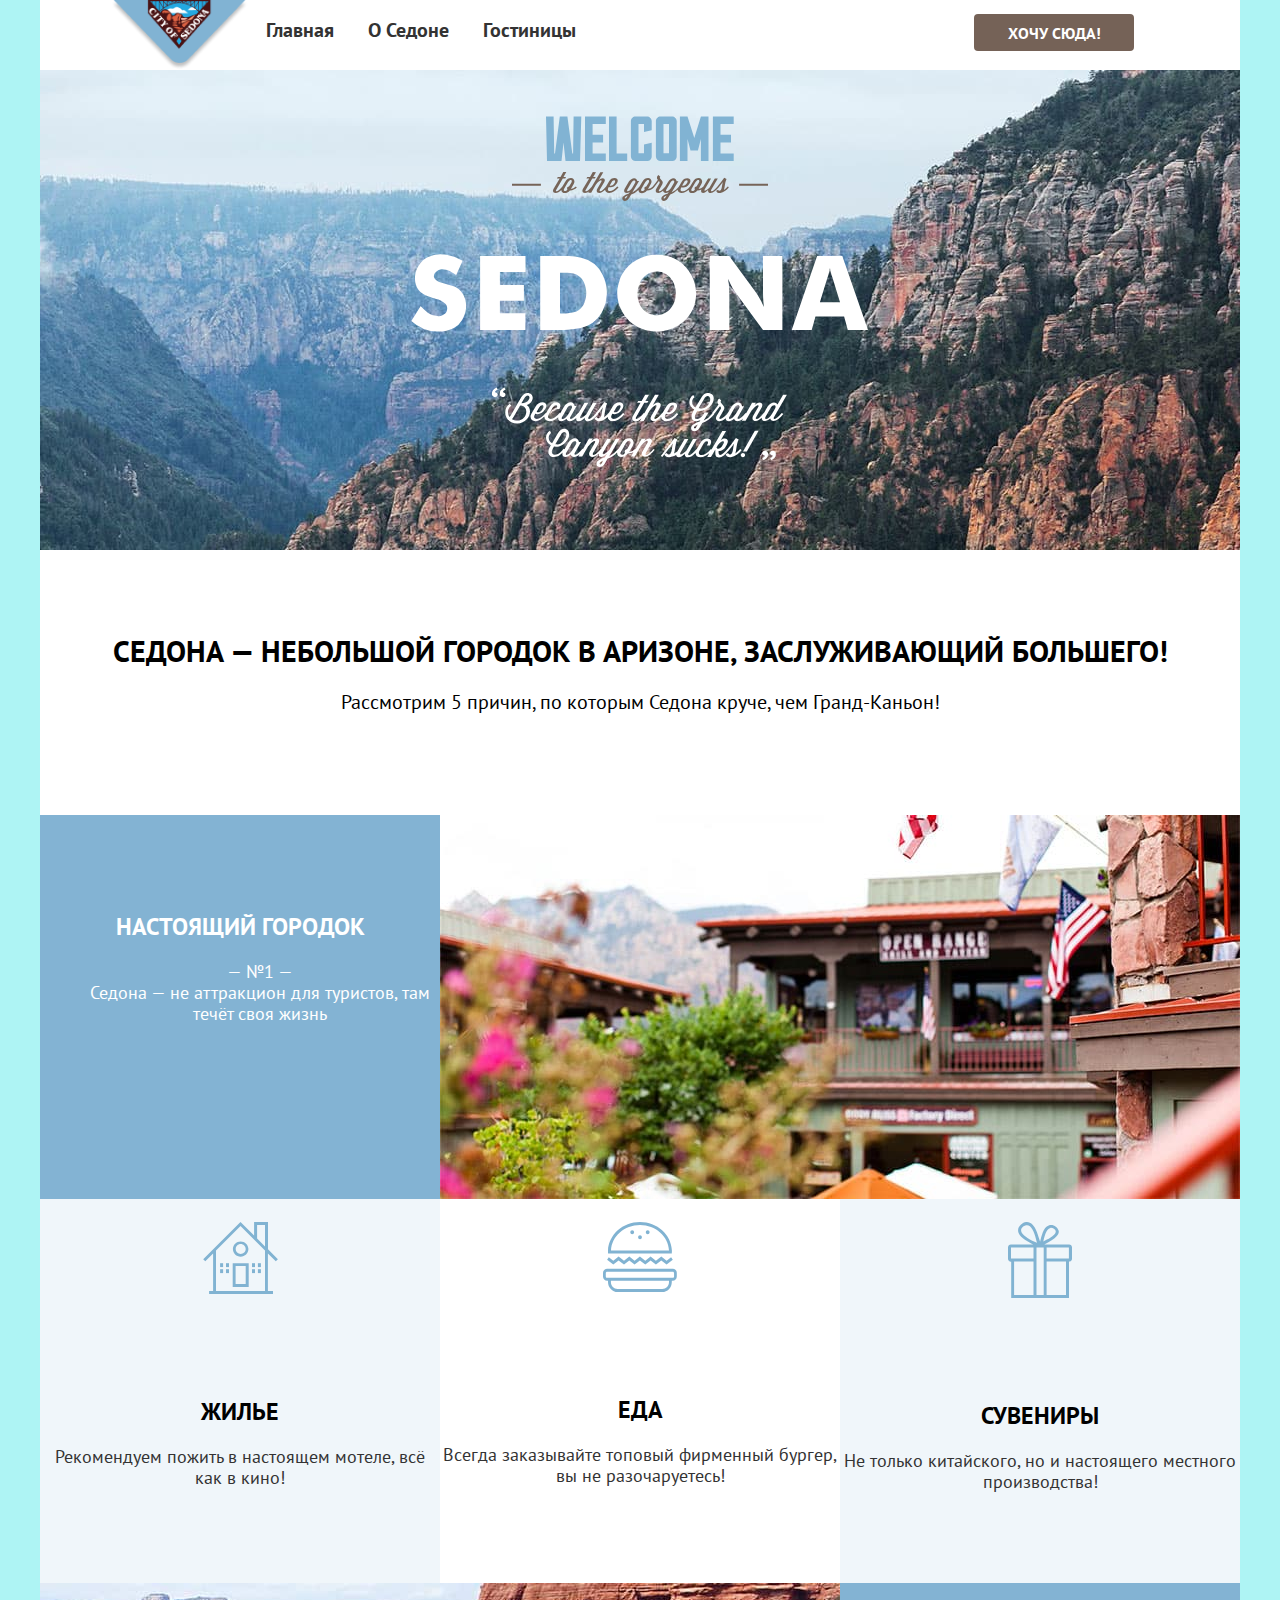
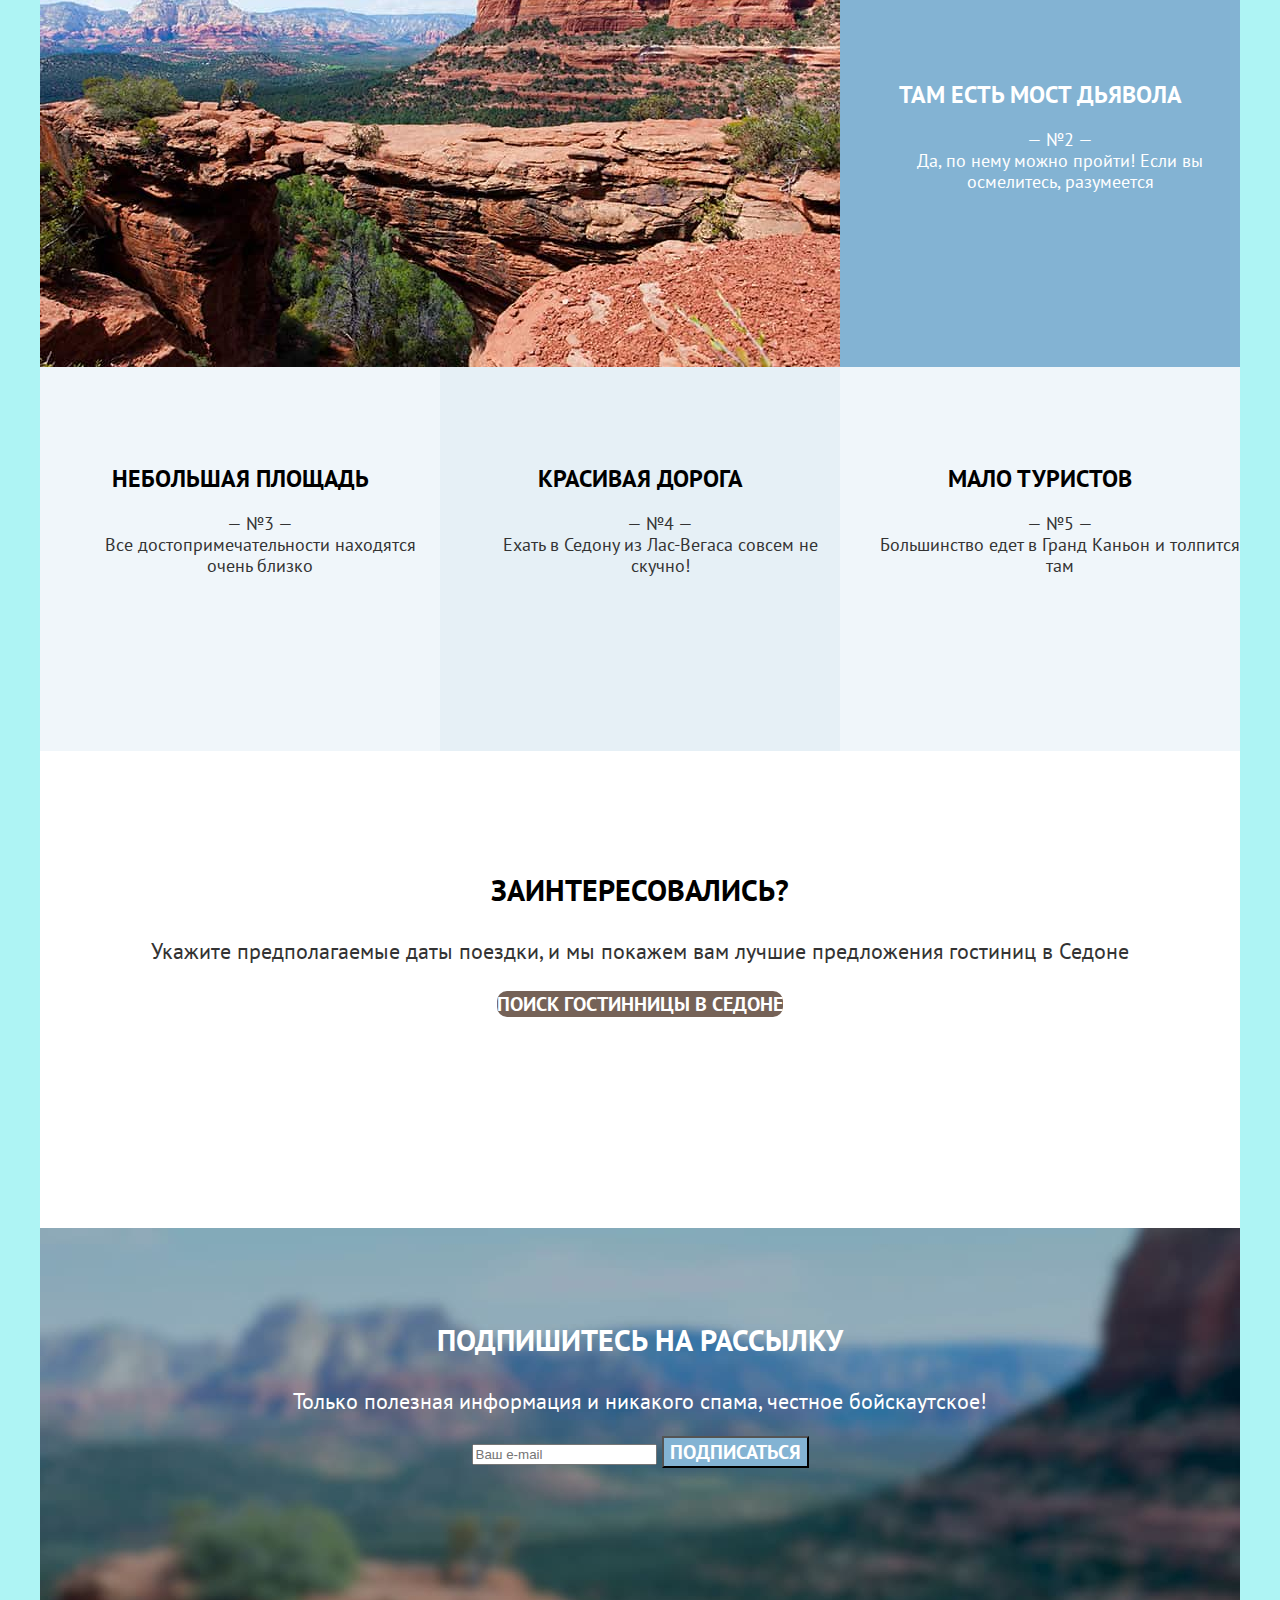
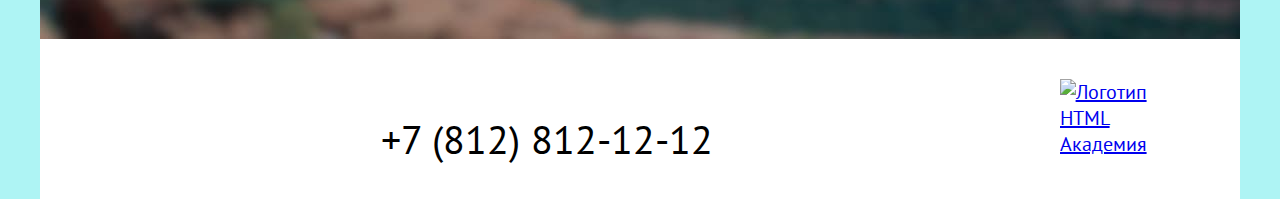
<file: index.html>
<!DOCTYPE html>
<html lang="ru">
  <head>
    <meta charset="utf-8" />
    <title>HTML Academy: Седона</title>
    <link rel="stylesheet" href="styles/styles.css" />
  </head>
  <body>
    <header class="page-header">
      <nav class="navigation">
        <a class="main-logo">
          <img
            src="images/logosedona.png"
            width="139"
            height="70"
            alt="Логотип Седона"
          />
        </a>
        <ul class="navigation-list">
          <li class="navigation-item">
            <a class="navigation-link">Главная</a>
          </li>
          <li class="navigation-item">
            <a class="navigation-link" href="info.html">О Седоне</a>
          </li>
          <li class="navigation-item">
            <a class="navigation-link" href="catalog.html">Гостиницы</a>
          </li>
        </ul>
        <ul class="navigation-list navigation-user">
          <li class="navigation-item">
            <a class="navigation-link" href="#">
              <span class="visually-hidden">Поиск</span>
            </a>
          </li>
          <li class="navigation-item">
            <a class="navigation-link" href="#">
              <span class="visually-hidden">Нравится</span>
            </a>
          </li>
          <li class="navigation-item item-want">
            <a class="navigation-want" href="#">Хочу сюда!</a>
          </li>
        </ul>
      </nav>
    </header>
    <main class="main-contents main-container">
      <div class="page-container">
        <div class="main-welcome">
          <div class="main-background">
            <img class="logo"
              src="images/index/welcome.svg"
              width="458"
              height="352"
              alt="main sedona"
            />
          </div>
          <div class="main-promo">
            <h1 class="main-contents-top">
              Седона — небольшой городок в Аризоне, заслуживающий большего!
            </h1>
            <p class="main-contents-descr">
              Рассмотрим 5 причин, по которым Седона круче, чем Гранд-Каньон!
            </p>
          </div>
        </div>
        <section class="block advantages">
          <div class="block-content case-blue">
            <h2>Настоящий городок</h2>
            <ul>
              <li>— №1 —</li>
              <li>Седона — не аттракцион для туристов, там течёт своя жизнь</li>
            </ul>
          </div>
          <div class="city-image">
            <img
              src="images/index/photo-1.jpg"
              width="800"
              height="384"
              alt="Изображение здания городка Седона"
            />
          </div>
        </section>
        <section class="block advantages">
          <div class="block-content case-gray">
            <div class="icon-house">
              <img
                src="images/index/icon-house.svg"
                width="75"
                height="72"
                alt="Домик"
              />
            </div>
            <h2>Жилье</h2>
            <p>Рекомендуем пожить в настоящем мотеле, всё как в кино!</p>
          </div>
          <div class="block-content case-white">
            <div class="icon-burger">
              <img
                src="images/index/icon-food.svg"
                width="74"
                height="70"
                alt="Бургер"
              />
            </div>
            <h2>Еда</h2>
            <p>
              Всегда заказывайте топовый фирменный бургер, вы не разочаруетесь!
            </p>
          </div>
          <div class="block-content case-gray">
            <div class="icon-present">
              <img
                src="images/index/icon-present.svg"
                width="64"
                height="76"
                alt="Сувенир"
              />
            </div>
            <h2>Сувениры</h2>
            <p>Не только китайского, но и настоящего местного производства!</p>
          </div>
        </section>
        <section class="block advantages">
          <div class="bridge-image">
            <img
              src="images/index/photo-2.jpg"
              width="800"
              height="384"
              alt="Изображение мост дьявола"
            />
          </div>
          <div class="block-content case-blue">
            <h2>Там есть мост дьявола</h2>
            <ul>
              <li>— №2 —</li>
              <li>Да, по нему можно пройти! Если вы осмелитесь, разумеется</li>
            </ul>
          </div>
        </section>
        <section class="block advantages">
          <div class="block-content case-gray">
            <h2>Небольшая площадь</h2>
            <ul>
              <li>— №3 —</li>
              <li>Все достопримечательности находятся очень близко</li>
            </ul>
          </div>
          <div class="block-content case-dark">
            <h2>Красивая дорога</h2>
            <ul>
              <li>— №4 —</li>
              <li>Ехать в Седону из Лас-Вегаса совсем не скучно!</li>
            </ul>
          </div>
          <div class="block-content case-gray">
            <h2>Мало туристов</h2>
            <ul>
              <li>— №5 —</li>
              <li>Большинство едет в Гранд Каньон и толпится там</li>
            </ul>
          </div>
        </section>
        <section class="search-hotels">
          <h2 class="visually-hidden">Поиск гостинницы в Седоне</h2>
          <p class="search-hotels-head">Заинтересовались?</p>
          <p class="search-hotels-descr">
            Укажите предполагаемые даты поездки, и мы покажем вам лучшие
            предложения гостиниц в Седоне
          </p>
          <a class="search-hotels-main" href="#">Поиск гостинницы в Седоне</a>
        </section>
        <section class="subscription">
          <h2 class="visually-hidden">Подписка на рассылку</h2>
          <p class="subscription-head">Подпишитесь на рассылку</p>
          <p class="subscription-descr">
            Только полезная информация и никакого спама, честное бойскаутское!
          </p>
          <form
            class="subscribe-form"
            action="https://echo.htmlacademy.ru/"
            method="post"
          >
            <input class="field" type="email" placeholder="Ваш e-mail" />
            <button class="button-subscribe" type="submit">Подписаться</button>
          </form>
        </section>
      </div>
    </main>
    <footer class="footer-page">
      <div class="footer-page-container">
        <section class="footer-social">
          <h2 class="visually-hidden">Соц сети</h2>
          <ul class="footer-social-list">
            <li class="footer-social-item">
              <a class="social-link" href="https://twitter.com/htmlacademy_ru">
                <span class="visually-hidden">Твиттер</span>
              </a>
            </li>
            <li class="footer-social-item">
              <a
                class="social-link"
                href="https://www.facebook.com/htmlacademy"
              >
                <span class="visually-hidden">Фейсбук</span>
              </a>
            </li>
            <li class="footer-social-item">
              <a
                class="social-link"
                href="https://www.youtube.com/c/HTMLAcademyRUS"
              >
                <span class="visually-hidden">Тытруба</span>
              </a>
            </li>
          </ul>
        </section>
        <section class="footer-phone">
          <h2 class="visually-hidden">Телефон</h2>
          <p class="footer-phone-number">+7 (812) 812-12-12</p>
        </section>
        <section class="logo-academy">
          <h2 class="visually-hidden">Лого HTML ACADEMY</h2>
          <a href="https://htmlacademy.ru/"
            ><img
              scr="images/logo_htmlacademy.png"
              width="115"
              height="34"
              alt="Логотип HTML Академия"
            />
          </a>
        </section>
      </div>
    </footer>
  </body>
</html>
</file>
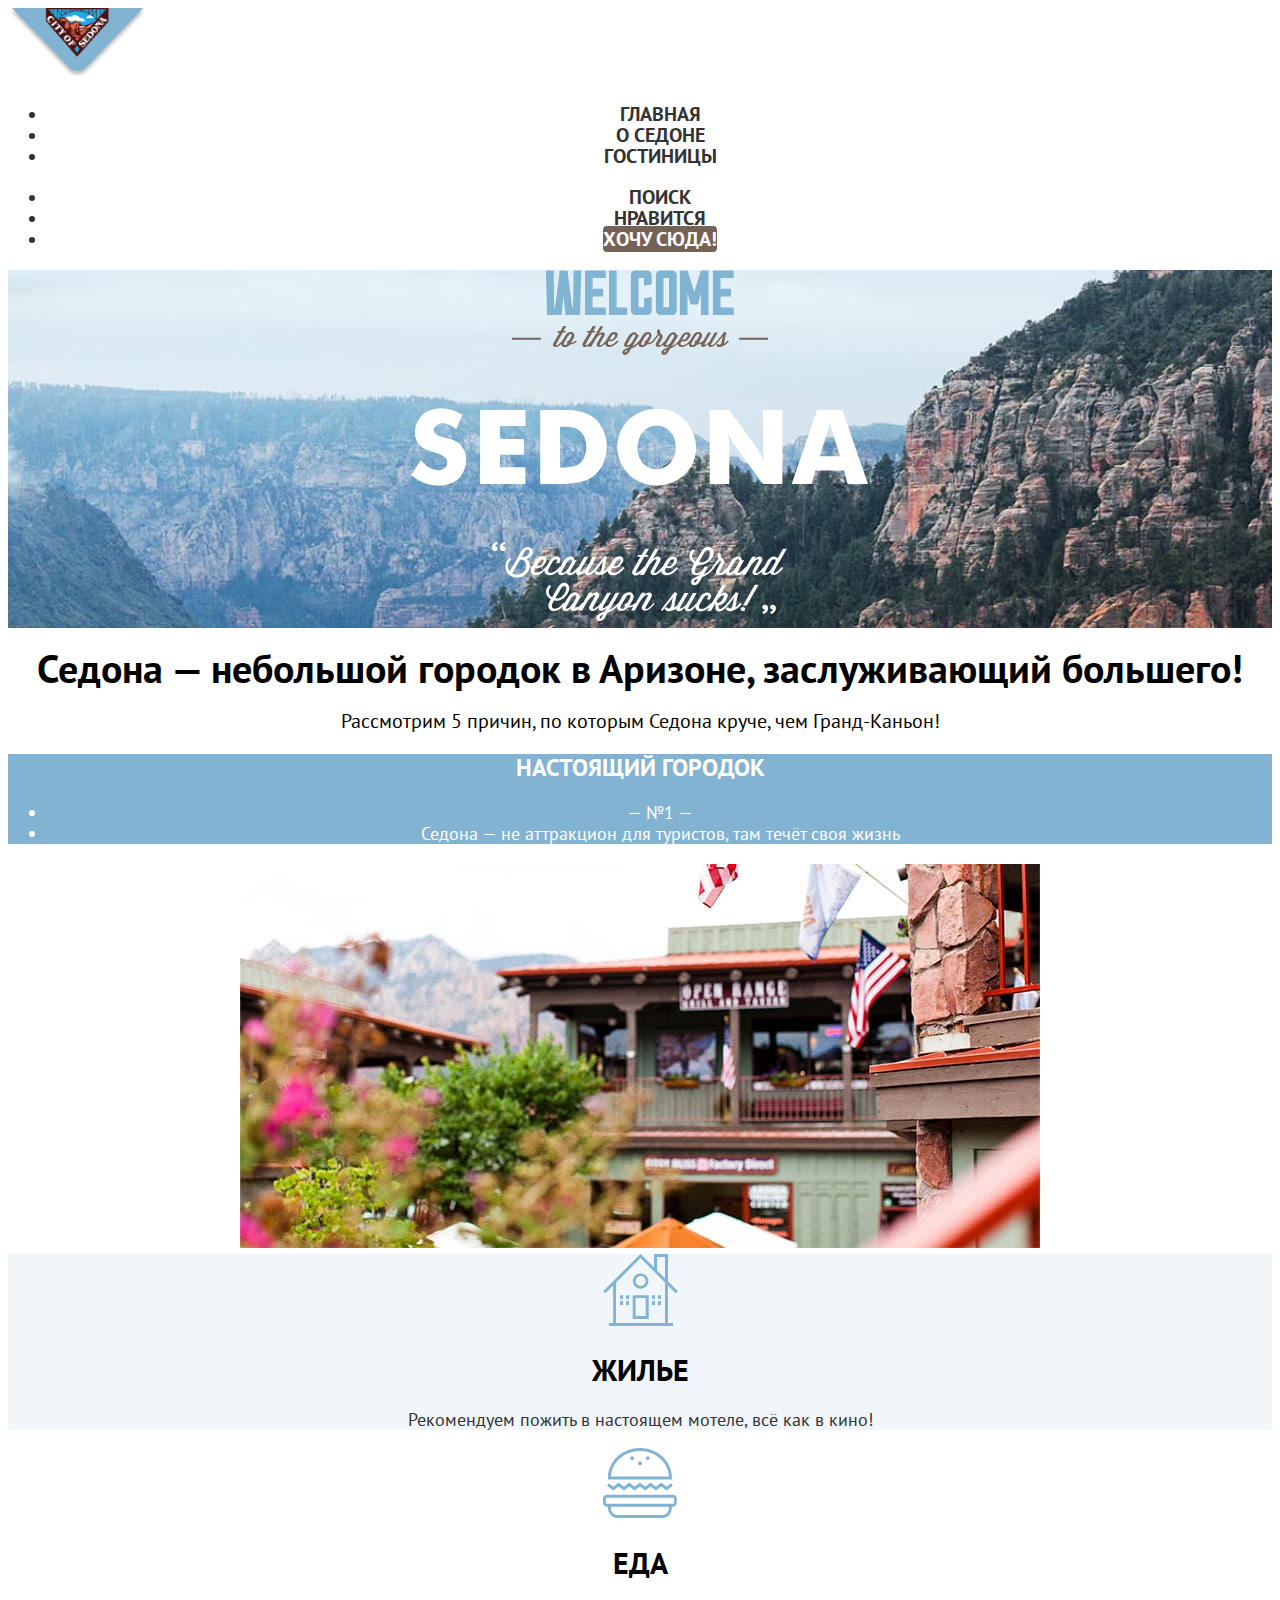
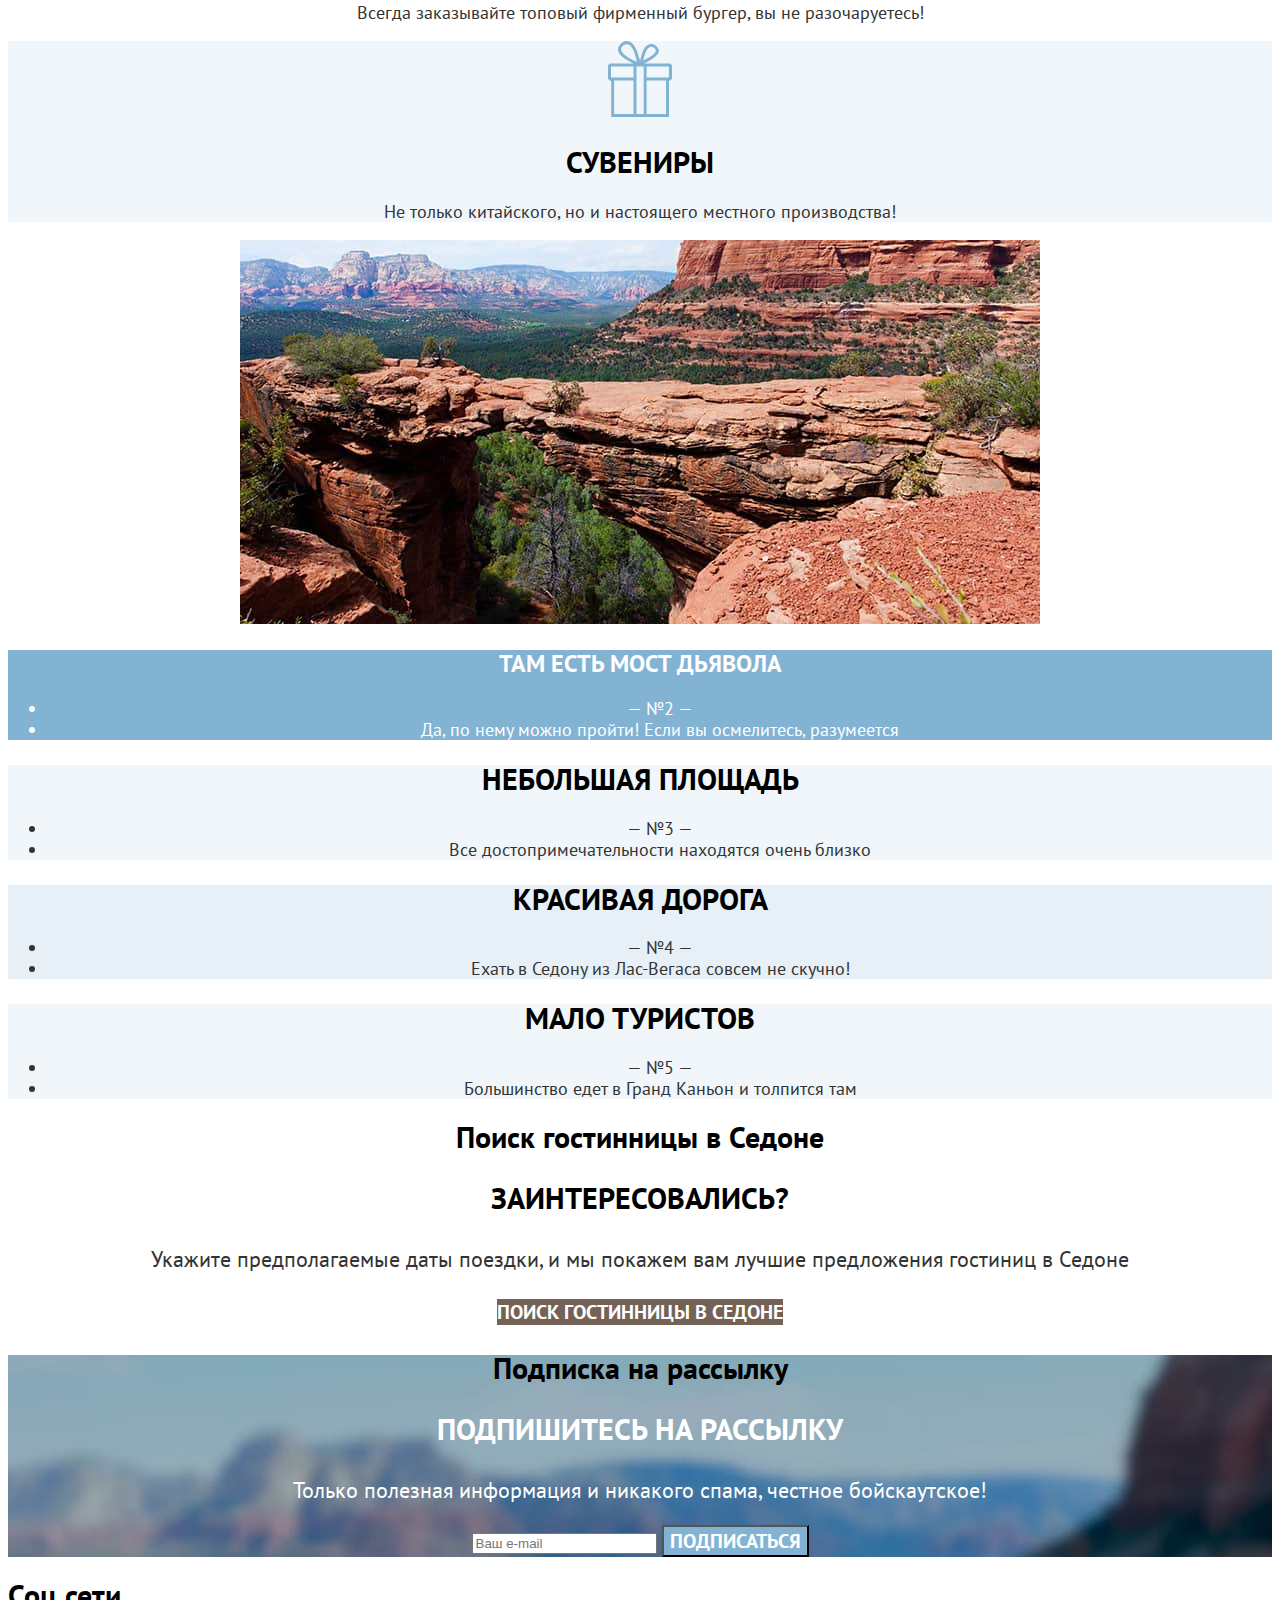
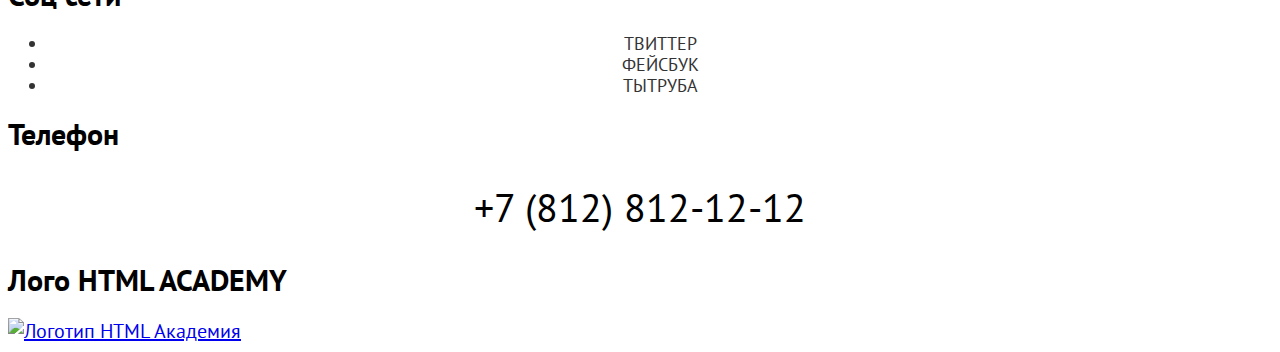
<file: 6/index.html>
<!DOCTYPE html>
<html lang="ru">
  <head>
    <meta charset="utf-8" />
    <title>HTML Academy: Седона</title>
    <link rel="stylesheet" href="styles/styles.css" />
    <base href="https://htmlacademy-htmlcss.github.io/1960233-sedona-33/6/">
</head>
  <body>
    <header class="page-header">
      <a class="main-logo">
        <img
          src="images/logosedona.png"
          width="139"
          height="70"
          alt="Логотип Седона"
        />
      </a>
      <nav class="navigation">
        <ul class="navigation-list">
          <li class="navigation-item">
            <a class="navigation-link">Главная</a>
          </li>
          <li class="navigation-item">
            <a class="navigation-link" href="info.html">О Седоне</a>
          </li>
          <li class="navigation-item">
            <a class="navigation-link" href="catalog.html">Гостиницы</a>
          </li>
        </ul>
        <ul class="navigation-list navigation-user">
          <li class="navigation-item">
            <a class="navigation-link" href="#">
              <span class="visually-hidden">Поиск</span>
            </a>
          </li>
          <li class="navigation-item">
            <a class="navigation-link" href="#">
              <span class="visually-hidden">Нравится</span>
            </a>
          </li>
          <li class="navigation-item">
            <a class="navigation-link want" href="#"> 
              <sapn class="link-want">Хочу сюда!</sapn>
             </a>
          </li>
        </ul>
      </nav>
    </header>
    <main class="main-contents">
      <div class="main-welcome">
        <div class="main-background">
          <img
            src="images/index/welcome.svg"
            width="458"
            height="352"
            alt="main sedona"
          />
        </div>
        <div class="main-promo">
          <h1 class="main-contents-top">
            Седона — небольшой городок в Аризоне, заслуживающий большего!
          </h1>
          <p class="main-contents-descr">
            Рассмотрим 5 причин, по которым Седона круче, чем Гранд-Каньон!
          </p>
        </div>
      </div>
      <section class="block">
        <div class="block-content case-blue">
          <h2>Настоящий городок</h2>
          <ul>
            <li>— №1 —</li>
            <li>Седона — не аттракцион для туристов, там течёт своя жизнь</li>
          </ul>
        </div>
        <div class="city-image">
          <img
            src="images/index/photo-1.jpg"
            width="800"
            height="384"
            alt="Изображение здания городка Седона"
          />
        </div>
      </section>
      <section class="block">
        <div class="block-content case-gray">
          <div class="icon-house">
            <img
              src="images/index/icon-house.svg"
              width="75"
              height="72"
              alt="Домик"
            />
          </div>
          <h2>Жилье</h2>
          <p>Рекомендуем пожить в настоящем мотеле, всё как в кино!</p>
        </div>
        <div class="block-content case-white">
          <div class="icon-burger">
            <img
              src="images/index/icon-food.svg"
              width="74"
              height="70"
              alt="Бургер"
            />
          </div>
          <h2>Еда</h2>
          <p>
            Всегда заказывайте топовый фирменный бургер, вы не разочаруетесь!
          </p>
        </div>
        <div class="block-content case-gray">
          <div class="icon-present">
            <img
              src="images/index/icon-present.svg"
              width="64"
              height="76"
              alt="Сувенир"
            />
          </div>
          <h2>Сувениры</h2>
          <p>Не только китайского, но и настоящего местного производства!</p>
        </div>
      </section>
      <section class="block">
        <div class="bridge-image">
          <img
            src="images/index/photo-2.jpg"
            width="800"
            height="384"
            alt="Изображение мост дьявола"
          />
        </div>
        <div class="block-content case-blue">
          <h2>Там есть мост дьявола</h2>
          <ul>
            <li>— №2 —</li>
            <li>Да, по нему можно пройти! Если вы осмелитесь, разумеется</li>
          </ul>
        </div>
      </section>
      <section class="block">
        <div class="block-content case-gray">
          <h2>Небольшая площадь</h2>
          <ul>
            <li>— №3 —</li>
            <li>Все достопримечательности находятся очень близко</li>
          </ul>
        </div>
        <div class="block-content case-dark">
          <h2>Красивая дорога</h2>
          <ul>
            <li>— №4 —</li>
            <li>Ехать в Седону из Лас-Вегаса совсем не скучно!</li>
          </ul>
        </div>
        <div class="block-content case-gray">
          <h2>Мало туристов</h2>
          <ul>
            <li>— №5 —</li>
            <li>Большинство едет в Гранд Каньон и толпится там</li>
          </ul>
        </div>
      </section>
      <section class="search-hotels">
        <h2 class="visually-hidden">Поиск гостинницы в Седоне</h2>
        <p class="search-hotels-head">Заинтересовались?</p>
        <p class="search-hotels-descr">
          Укажите предполагаемые даты поездки, и мы покажем вам лучшие
          предложения гостиниц в Седоне
        </p>
        <a class="search-hotels-main" href="#">Поиск гостинницы в Седоне</a>
      </section>
      <section class="subscription">
        <h2 class="visually-hidden">Подписка на рассылку</h2>
        <p class="subscription-head">Подпишитесь на рассылку</p>
        <p class="subscription-descr">
          Только полезная информация и никакого спама, честное бойскаутское!
        </p>
        <form
          class="subscribe-form"
          action="https://echo.htmlacademy.ru/"
          method="post"
        >
          <input class="field" type="email" placeholder="Ваш e-mail" />
          <button class="button-subscribe" type="submit">Подписаться</button>
        </form>
      </section>
    </main>
    <footer class="footer-page">
      <section class="footer-social">
        <h2 class="visually-hidden">Соц сети</h2>
        <ul class="footer-social-list">
          <li class="footer-social-item">
            <a class="social-link" href="https://twitter.com/htmlacademy_ru">
              <span class="visually-hidden">Твиттер</span>
            </a>
          </li>
          <li class="footer-social-item">
            <a class="social-link" href="https://www.facebook.com/htmlacademy">
              <span class="visually-hidden">Фейсбук</span>
            </a>
          </li>
          <li class="footer-social-item">
            <a
              class="social-link"
              href="https://www.youtube.com/c/HTMLAcademyRUS"
            >
              <span class="visually-hidden">Тытруба</span>
            </a>
          </li>
        </ul>
      </section>
      <section class="footer-phone">
        <h2 class="visually-hidden">Телефон</h2>
        <p class="footer-phone-number">+7 (812) 812-12-12</p>
      </section>
      <section class="logo-academy">
        <h2 class="visually-hidden">Лого HTML ACADEMY</h2>
        <a href="https://htmlacademy.ru/"
          ><img
            scr="images/footer-logo.svg"
            width="115"
            height="34"
            alt="Логотип HTML Академия"
          />
        </a>
      </section>
    </footer>
  </body>
</html>
</file>
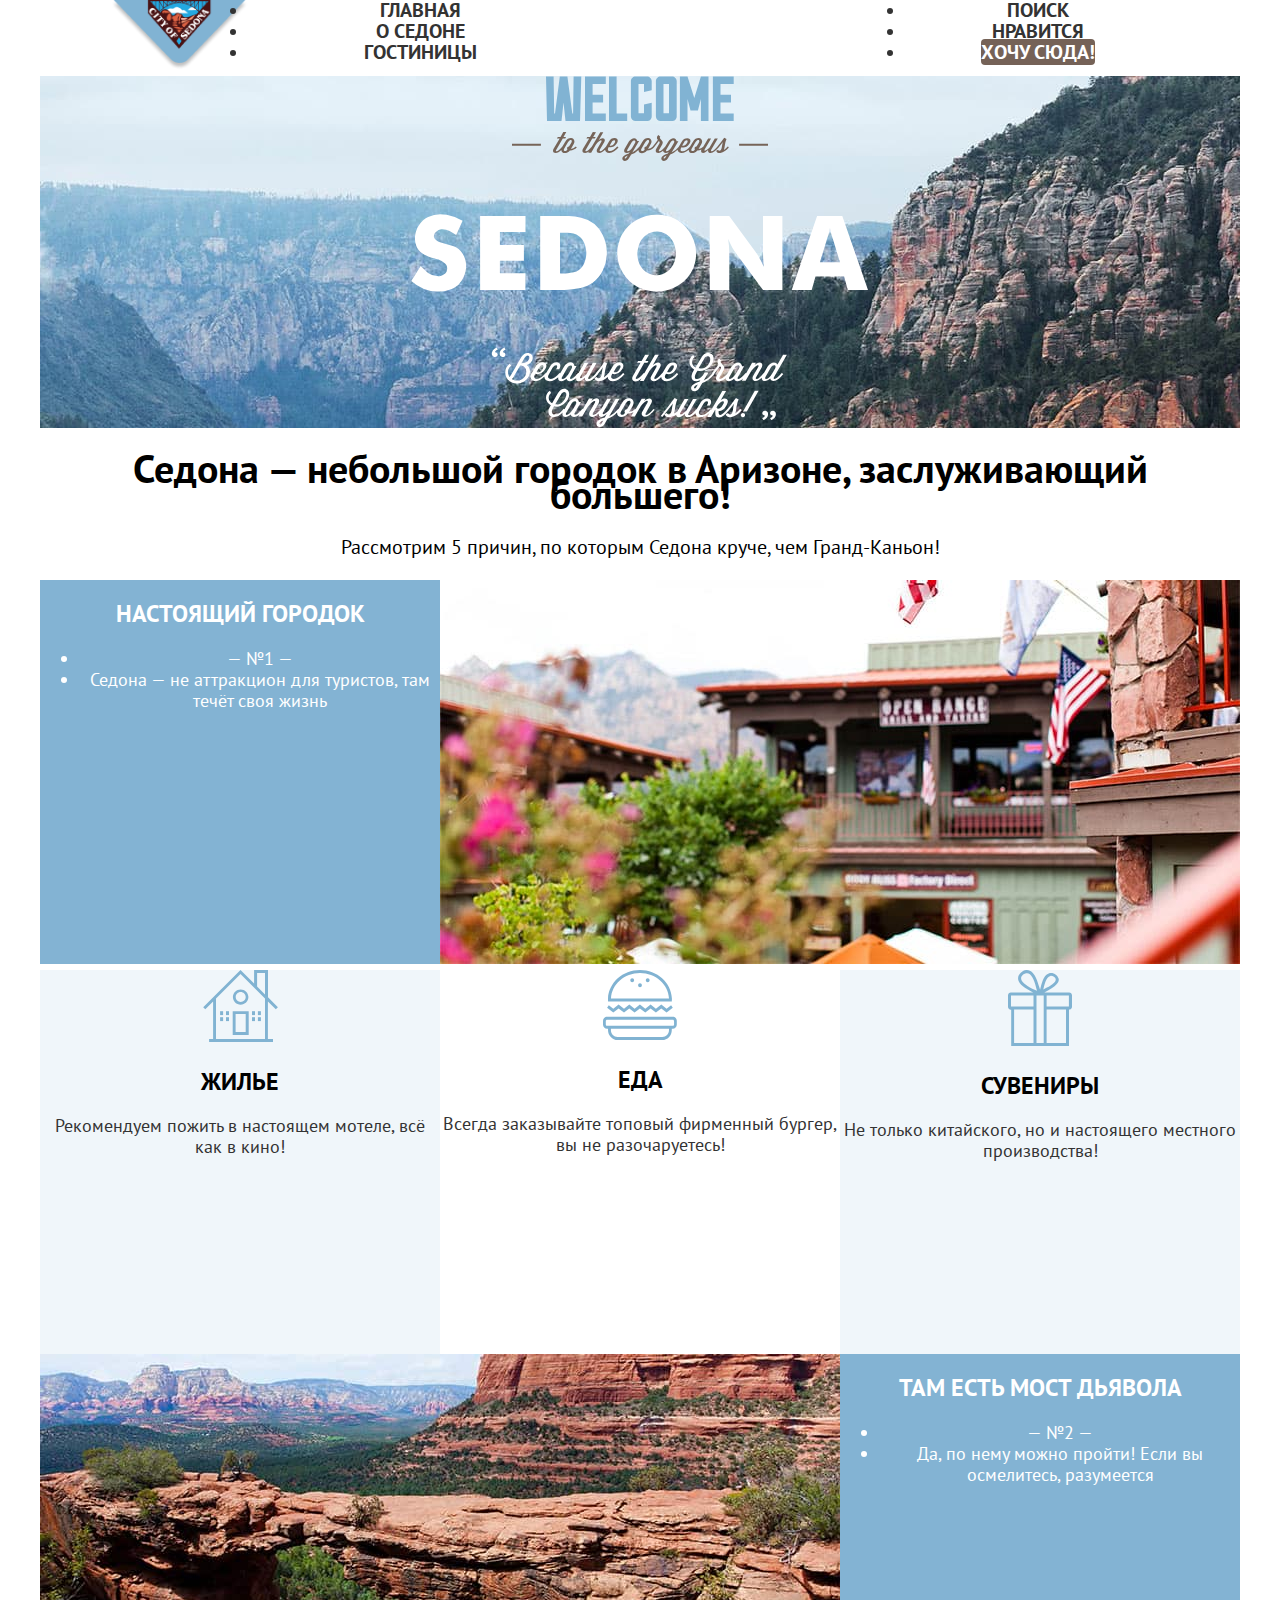
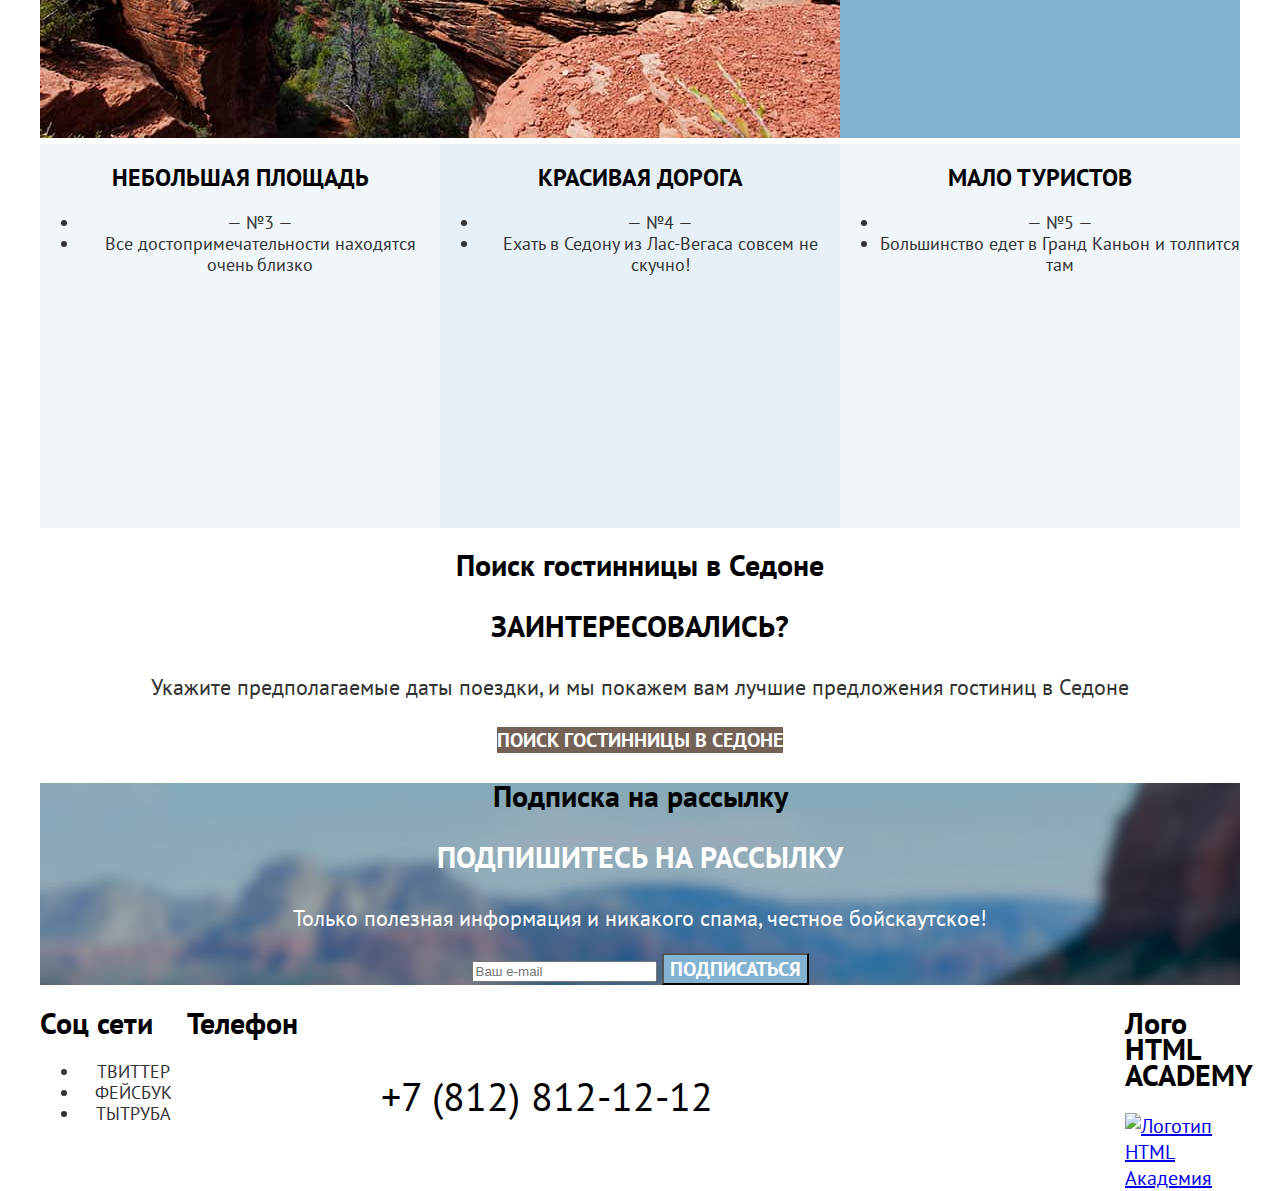
<file: 7/index.html>
<!DOCTYPE html>
<html lang="ru">
  <head>
    <meta charset="utf-8" />
    <title>HTML Academy: Седона</title>
    <link rel="stylesheet" href="styles/styles.css" />
    <base href="https://htmlacademy-htmlcss.github.io/1960233-sedona-33/7/">
</head>
  <body>
    <header class="page-header">
      <nav class="navigation">
        <a class="main-logo">
          <img
            src="images/logosedona.png"
            width="139"
            height="70"
            alt="Логотип Седона"
          />
        </a>
        <ul class="navigation-list">
          <li class="navigation-item">
            <a class="navigation-link">Главная</a>
          </li>
          <li class="navigation-item">
            <a class="navigation-link" href="info.html">О Седоне</a>
          </li>
          <li class="navigation-item">
            <a class="navigation-link" href="catalog.html">Гостиницы</a>
          </li>
        </ul>
        <ul class="navigation-list navigation-user">
          <li class="navigation-item">
            <a class="navigation-link" href="#">
              <span class="visually-hidden">Поиск</span>
            </a>
          </li>
          <li class="navigation-item">
            <a class="navigation-link" href="#">
              <span class="visually-hidden">Нравится</span>
            </a>
          </li>
          <li class="navigation-item">
            <a class="navigation-link want" href="#">
              <sapn class="link-want">Хочу сюда!</sapn>
            </a>
          </li>
        </ul>
      </nav>
    </header>
    <main class="main-contents main-container">
      <div class="page-container">
        <div class="main-welcome">
          <div class="main-background">
            <img class="logo"
              src="images/index/welcome.svg"
              width="458"
              height="352"
              alt="main sedona"
            />
          </div>
          <div class="main-promo">
            <h1 class="main-contents-top">
              Седона — небольшой городок в Аризоне, заслуживающий большего!
            </h1>
            <p class="main-contents-descr">
              Рассмотрим 5 причин, по которым Седона круче, чем Гранд-Каньон!
            </p>
          </div>
        </div>
        <section class="block advantages">
          <div class="block-content case-blue">
            <h2>Настоящий городок</h2>
            <ul>
              <li>— №1 —</li>
              <li>Седона — не аттракцион для туристов, там течёт своя жизнь</li>
            </ul>
          </div>
          <div class="city-image">
            <img
              src="images/index/photo-1.jpg"
              width="800"
              height="384"
              alt="Изображение здания городка Седона"
            />
          </div>
        </section>
        <section class="block advantages">
          <div class="block-content case-gray">
            <div class="icon-house">
              <img
                src="images/index/icon-house.svg"
                width="75"
                height="72"
                alt="Домик"
              />
            </div>
            <h2>Жилье</h2>
            <p>Рекомендуем пожить в настоящем мотеле, всё как в кино!</p>
          </div>
          <div class="block-content case-white">
            <div class="icon-burger">
              <img
                src="images/index/icon-food.svg"
                width="74"
                height="70"
                alt="Бургер"
              />
            </div>
            <h2>Еда</h2>
            <p>
              Всегда заказывайте топовый фирменный бургер, вы не разочаруетесь!
            </p>
          </div>
          <div class="block-content case-gray">
            <div class="icon-present">
              <img
                src="images/index/icon-present.svg"
                width="64"
                height="76"
                alt="Сувенир"
              />
            </div>
            <h2>Сувениры</h2>
            <p>Не только китайского, но и настоящего местного производства!</p>
          </div>
        </section>
        <section class="block advantages">
          <div class="bridge-image">
            <img
              src="images/index/photo-2.jpg"
              width="800"
              height="384"
              alt="Изображение мост дьявола"
            />
          </div>
          <div class="block-content case-blue">
            <h2>Там есть мост дьявола</h2>
            <ul>
              <li>— №2 —</li>
              <li>Да, по нему можно пройти! Если вы осмелитесь, разумеется</li>
            </ul>
          </div>
        </section>
        <section class="block advantages">
          <div class="block-content case-gray">
            <h2>Небольшая площадь</h2>
            <ul>
              <li>— №3 —</li>
              <li>Все достопримечательности находятся очень близко</li>
            </ul>
          </div>
          <div class="block-content case-dark">
            <h2>Красивая дорога</h2>
            <ul>
              <li>— №4 —</li>
              <li>Ехать в Седону из Лас-Вегаса совсем не скучно!</li>
            </ul>
          </div>
          <div class="block-content case-gray">
            <h2>Мало туристов</h2>
            <ul>
              <li>— №5 —</li>
              <li>Большинство едет в Гранд Каньон и толпится там</li>
            </ul>
          </div>
        </section>
        <section class="search-hotels">
          <h2 class="visually-hidden">Поиск гостинницы в Седоне</h2>
          <p class="search-hotels-head">Заинтересовались?</p>
          <p class="search-hotels-descr">
            Укажите предполагаемые даты поездки, и мы покажем вам лучшие
            предложения гостиниц в Седоне
          </p>
          <a class="search-hotels-main" href="#">Поиск гостинницы в Седоне</a>
        </section>
        <section class="subscription">
          <h2 class="visually-hidden">Подписка на рассылку</h2>
          <p class="subscription-head">Подпишитесь на рассылку</p>
          <p class="subscription-descr">
            Только полезная информация и никакого спама, честное бойскаутское!
          </p>
          <form
            class="subscribe-form"
            action="https://echo.htmlacademy.ru/"
            method="post"
          >
            <input class="field" type="email" placeholder="Ваш e-mail" />
            <button class="button-subscribe" type="submit">Подписаться</button>
          </form>
        </section>
      </div>
    </main>
    <footer class="footer-page">
      <div class="footer-page-container">
        <section class="footer-social">
          <h2 class="visually-hidden">Соц сети</h2>
          <ul class="footer-social-list">
            <li class="footer-social-item">
              <a class="social-link" href="https://twitter.com/htmlacademy_ru">
                <span class="visually-hidden">Твиттер</span>
              </a>
            </li>
            <li class="footer-social-item">
              <a
                class="social-link"
                href="https://www.facebook.com/htmlacademy"
              >
                <span class="visually-hidden">Фейсбук</span>
              </a>
            </li>
            <li class="footer-social-item">
              <a
                class="social-link"
                href="https://www.youtube.com/c/HTMLAcademyRUS"
              >
                <span class="visually-hidden">Тытруба</span>
              </a>
            </li>
          </ul>
        </section>
        <section class="footer-phone">
          <h2 class="visually-hidden">Телефон</h2>
          <p class="footer-phone-number">+7 (812) 812-12-12</p>
        </section>
        <section class="logo-academy">
          <h2 class="visually-hidden">Лого HTML ACADEMY</h2>
          <a href="https://htmlacademy.ru/"
            ><img
              scr="images/footer-logo.svg"
              width="115"
              height="34"
              alt="Логотип HTML Академия"
            />
          </a>
        </section>
      </div>
    </footer>
  </body>
</html>
</file>
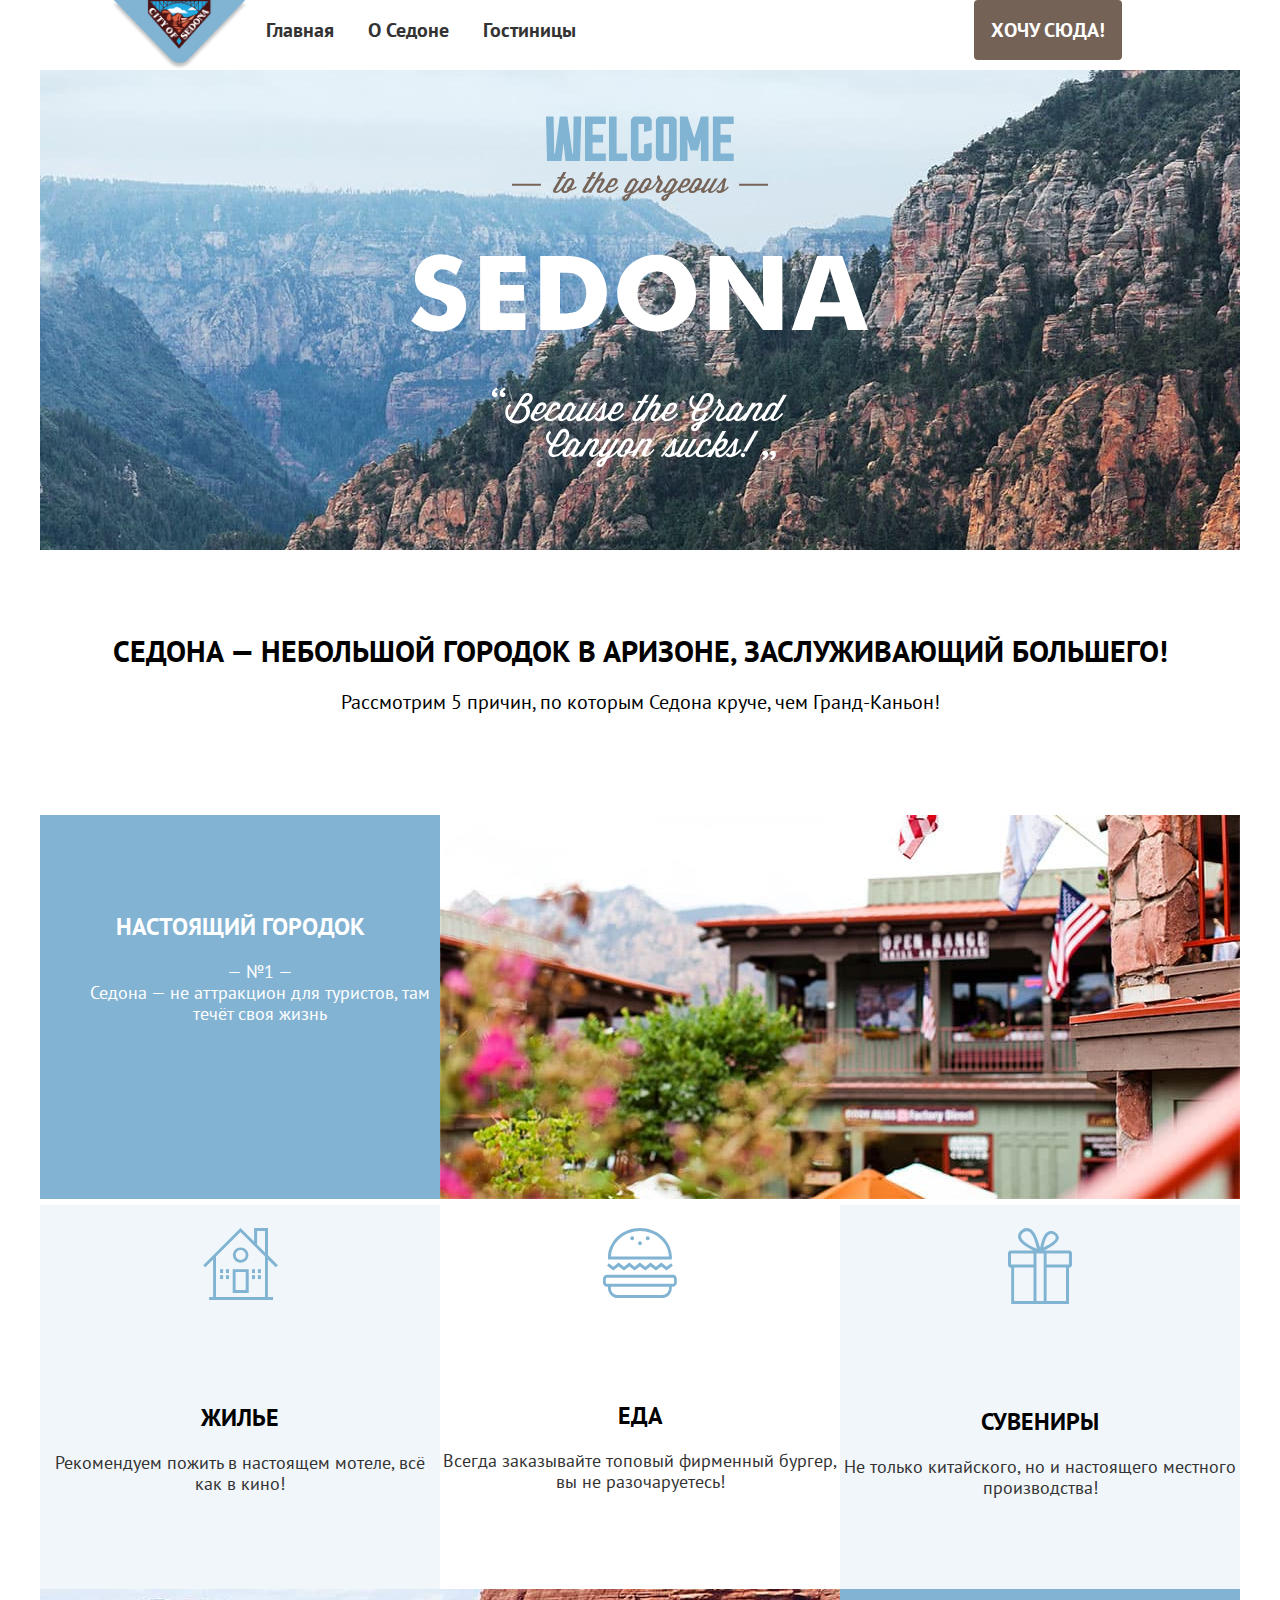
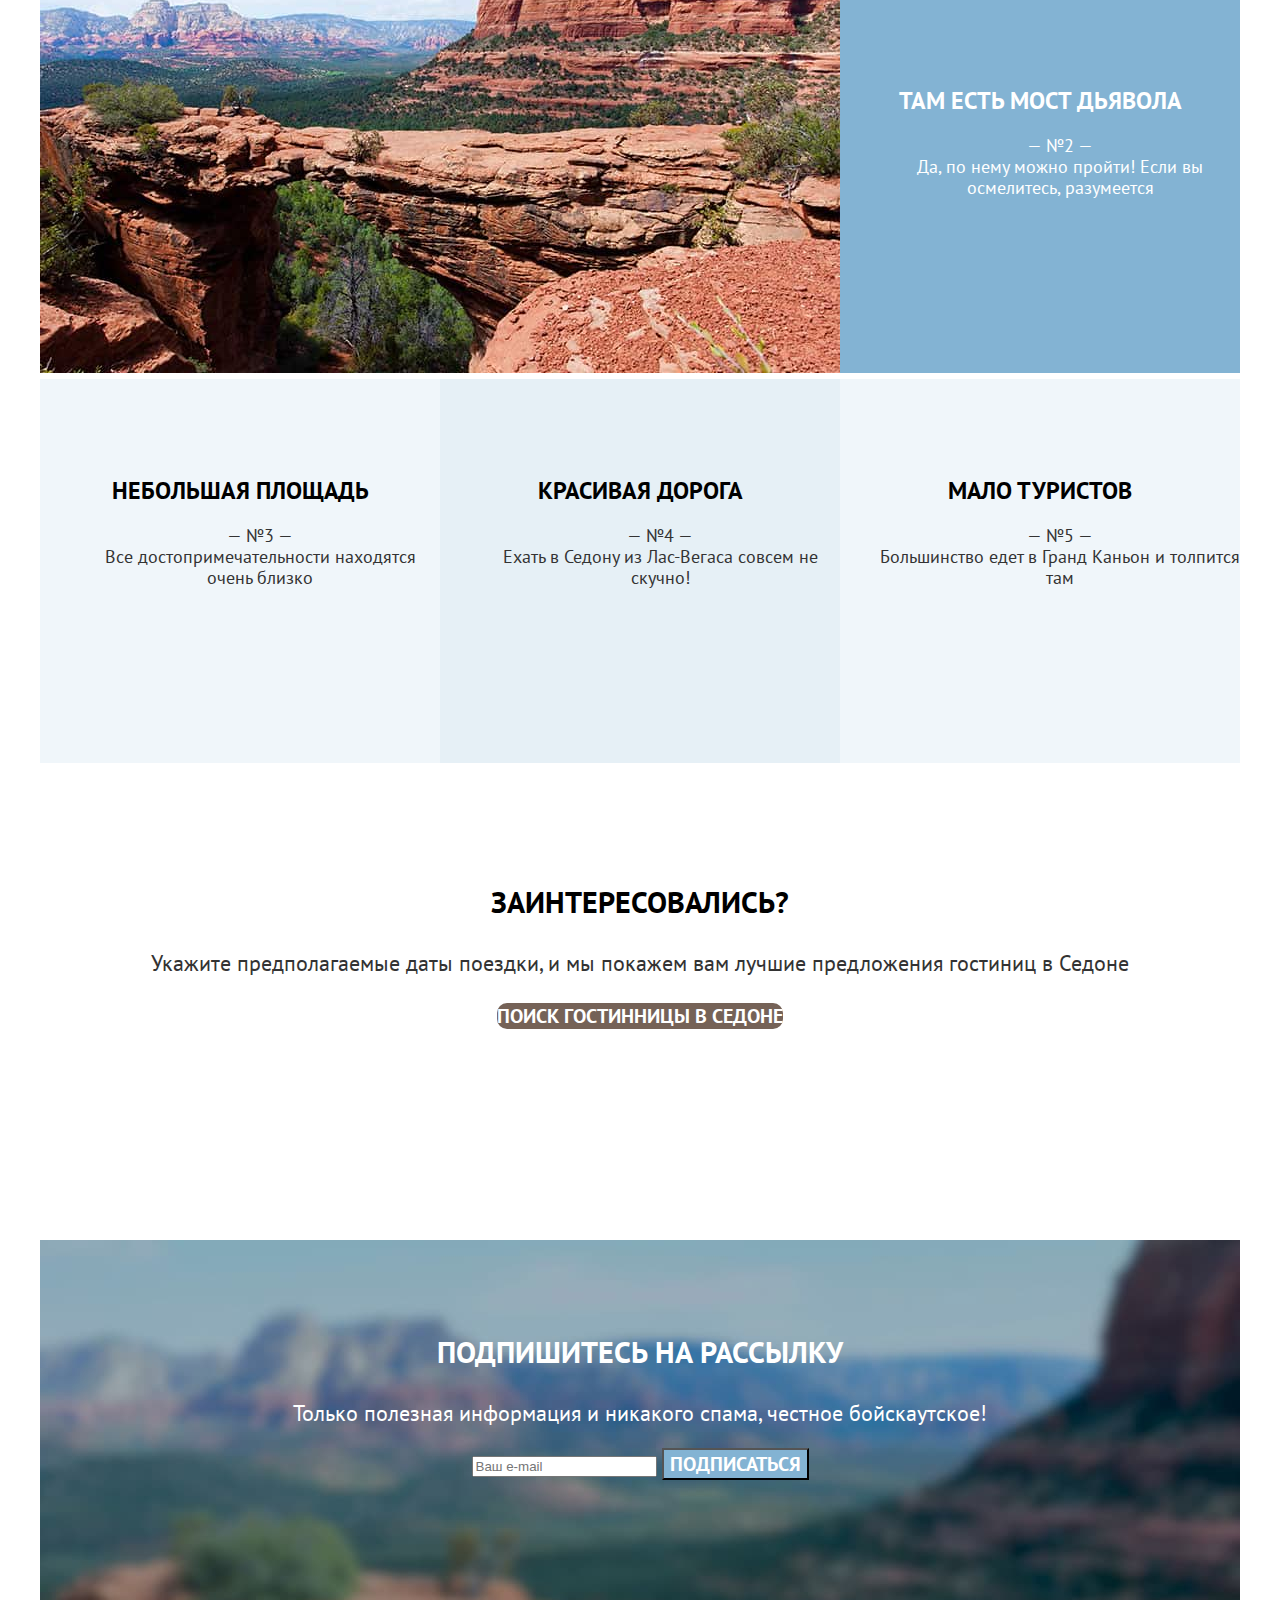
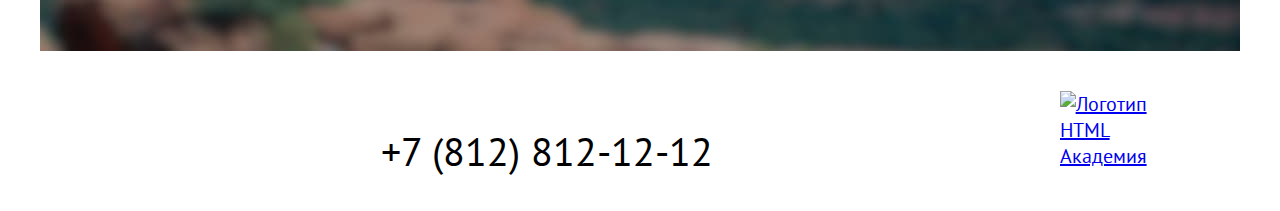
<file: 8/index.html>
<!DOCTYPE html>
<html lang="ru">
  <head>
    <meta charset="utf-8" />
    <title>HTML Academy: Седона</title>
    <link rel="stylesheet" href="styles/styles.css" />
    <base href="https://htmlacademy-htmlcss.github.io/1960233-sedona-33/8/">
</head>
  <body>
    <header class="page-header">
      <nav class="navigation">
        <a class="main-logo">
          <img
            src="images/logosedona.png"
            width="139"
            height="70"
            alt="Логотип Седона"
          />
        </a>
        <ul class="navigation-list">
          <li class="navigation-item">
            <a class="navigation-link">Главная</a>
          </li>
          <li class="navigation-item">
            <a class="navigation-link" href="info.html">О Седоне</a>
          </li>
          <li class="navigation-item">
            <a class="navigation-link" href="catalog.html">Гостиницы</a>
          </li>
        </ul>
        <ul class="navigation-list navigation-user">
          <li class="navigation-item">
            <a class="navigation-link" href="#">
              <span class="visually-hidden">Поиск</span>
            </a>
          </li>
          <li class="navigation-item">
            <a class="navigation-link" href="#">
              <span class="visually-hidden">Нравится</span>
            </a>
          </li>
          <li class="navigation-item">
            <a class="navigation-link want" href="#">
              <sapn class="link-want">Хочу сюда!</sapn>
            </a>
          </li>
        </ul>
      </nav>
    </header>
    <main class="main-contents main-container">
      <div class="page-container">
        <div class="main-welcome">
          <div class="main-background">
            <img class="logo"
              src="images/index/welcome.svg"
              width="458"
              height="352"
              alt="main sedona"
            />
          </div>
          <div class="main-promo">
            <h1 class="main-contents-top">
              Седона — небольшой городок в Аризоне, заслуживающий большего!
            </h1>
            <p class="main-contents-descr">
              Рассмотрим 5 причин, по которым Седона круче, чем Гранд-Каньон!
            </p>
          </div>
        </div>
        <section class="block advantages">
          <div class="block-content case-blue">
            <h2>Настоящий городок</h2>
            <ul>
              <li>— №1 —</li>
              <li>Седона — не аттракцион для туристов, там течёт своя жизнь</li>
            </ul>
          </div>
          <div class="city-image">
            <img
              src="images/index/photo-1.jpg"
              width="800"
              height="384"
              alt="Изображение здания городка Седона"
            />
          </div>
        </section>
        <section class="block advantages">
          <div class="block-content case-gray">
            <div class="icon-house">
              <img
                src="images/index/icon-house.svg"
                width="75"
                height="72"
                alt="Домик"
              />
            </div>
            <h2>Жилье</h2>
            <p>Рекомендуем пожить в настоящем мотеле, всё как в кино!</p>
          </div>
          <div class="block-content case-white">
            <div class="icon-burger">
              <img
                src="images/index/icon-food.svg"
                width="74"
                height="70"
                alt="Бургер"
              />
            </div>
            <h2>Еда</h2>
            <p>
              Всегда заказывайте топовый фирменный бургер, вы не разочаруетесь!
            </p>
          </div>
          <div class="block-content case-gray">
            <div class="icon-present">
              <img
                src="images/index/icon-present.svg"
                width="64"
                height="76"
                alt="Сувенир"
              />
            </div>
            <h2>Сувениры</h2>
            <p>Не только китайского, но и настоящего местного производства!</p>
          </div>
        </section>
        <section class="block advantages">
          <div class="bridge-image">
            <img
              src="images/index/photo-2.jpg"
              width="800"
              height="384"
              alt="Изображение мост дьявола"
            />
          </div>
          <div class="block-content case-blue">
            <h2>Там есть мост дьявола</h2>
            <ul>
              <li>— №2 —</li>
              <li>Да, по нему можно пройти! Если вы осмелитесь, разумеется</li>
            </ul>
          </div>
        </section>
        <section class="block advantages">
          <div class="block-content case-gray">
            <h2>Небольшая площадь</h2>
            <ul>
              <li>— №3 —</li>
              <li>Все достопримечательности находятся очень близко</li>
            </ul>
          </div>
          <div class="block-content case-dark">
            <h2>Красивая дорога</h2>
            <ul>
              <li>— №4 —</li>
              <li>Ехать в Седону из Лас-Вегаса совсем не скучно!</li>
            </ul>
          </div>
          <div class="block-content case-gray">
            <h2>Мало туристов</h2>
            <ul>
              <li>— №5 —</li>
              <li>Большинство едет в Гранд Каньон и толпится там</li>
            </ul>
          </div>
        </section>
        <section class="search-hotels">
          <h2 class="visually-hidden">Поиск гостинницы в Седоне</h2>
          <p class="search-hotels-head">Заинтересовались?</p>
          <p class="search-hotels-descr">
            Укажите предполагаемые даты поездки, и мы покажем вам лучшие
            предложения гостиниц в Седоне
          </p>
          <a class="search-hotels-main" href="#">Поиск гостинницы в Седоне</a>
        </section>
        <section class="subscription">
          <h2 class="visually-hidden">Подписка на рассылку</h2>
          <p class="subscription-head">Подпишитесь на рассылку</p>
          <p class="subscription-descr">
            Только полезная информация и никакого спама, честное бойскаутское!
          </p>
          <form
            class="subscribe-form"
            action="https://echo.htmlacademy.ru/"
            method="post"
          >
            <input class="field" type="email" placeholder="Ваш e-mail" />
            <button class="button-subscribe" type="submit">Подписаться</button>
          </form>
        </section>
      </div>
    </main>
    <footer class="footer-page">
      <div class="footer-page-container">
        <section class="footer-social">
          <h2 class="visually-hidden">Соц сети</h2>
          <ul class="footer-social-list">
            <li class="footer-social-item">
              <a class="social-link" href="https://twitter.com/htmlacademy_ru">
                <span class="visually-hidden">Твиттер</span>
              </a>
            </li>
            <li class="footer-social-item">
              <a
                class="social-link"
                href="https://www.facebook.com/htmlacademy"
              >
                <span class="visually-hidden">Фейсбук</span>
              </a>
            </li>
            <li class="footer-social-item">
              <a
                class="social-link"
                href="https://www.youtube.com/c/HTMLAcademyRUS"
              >
                <span class="visually-hidden">Тытруба</span>
              </a>
            </li>
          </ul>
        </section>
        <section class="footer-phone">
          <h2 class="visually-hidden">Телефон</h2>
          <p class="footer-phone-number">+7 (812) 812-12-12</p>
        </section>
        <section class="logo-academy">
          <h2 class="visually-hidden">Лого HTML ACADEMY</h2>
          <a href="https://htmlacademy.ru/"
            ><img
              scr="images/logo_htmlacademy.png"
              width="115"
              height="34"
              alt="Логотип HTML Академия"
            />
          </a>
        </section>
      </div>
    </footer>
  </body>
</html>
</file>
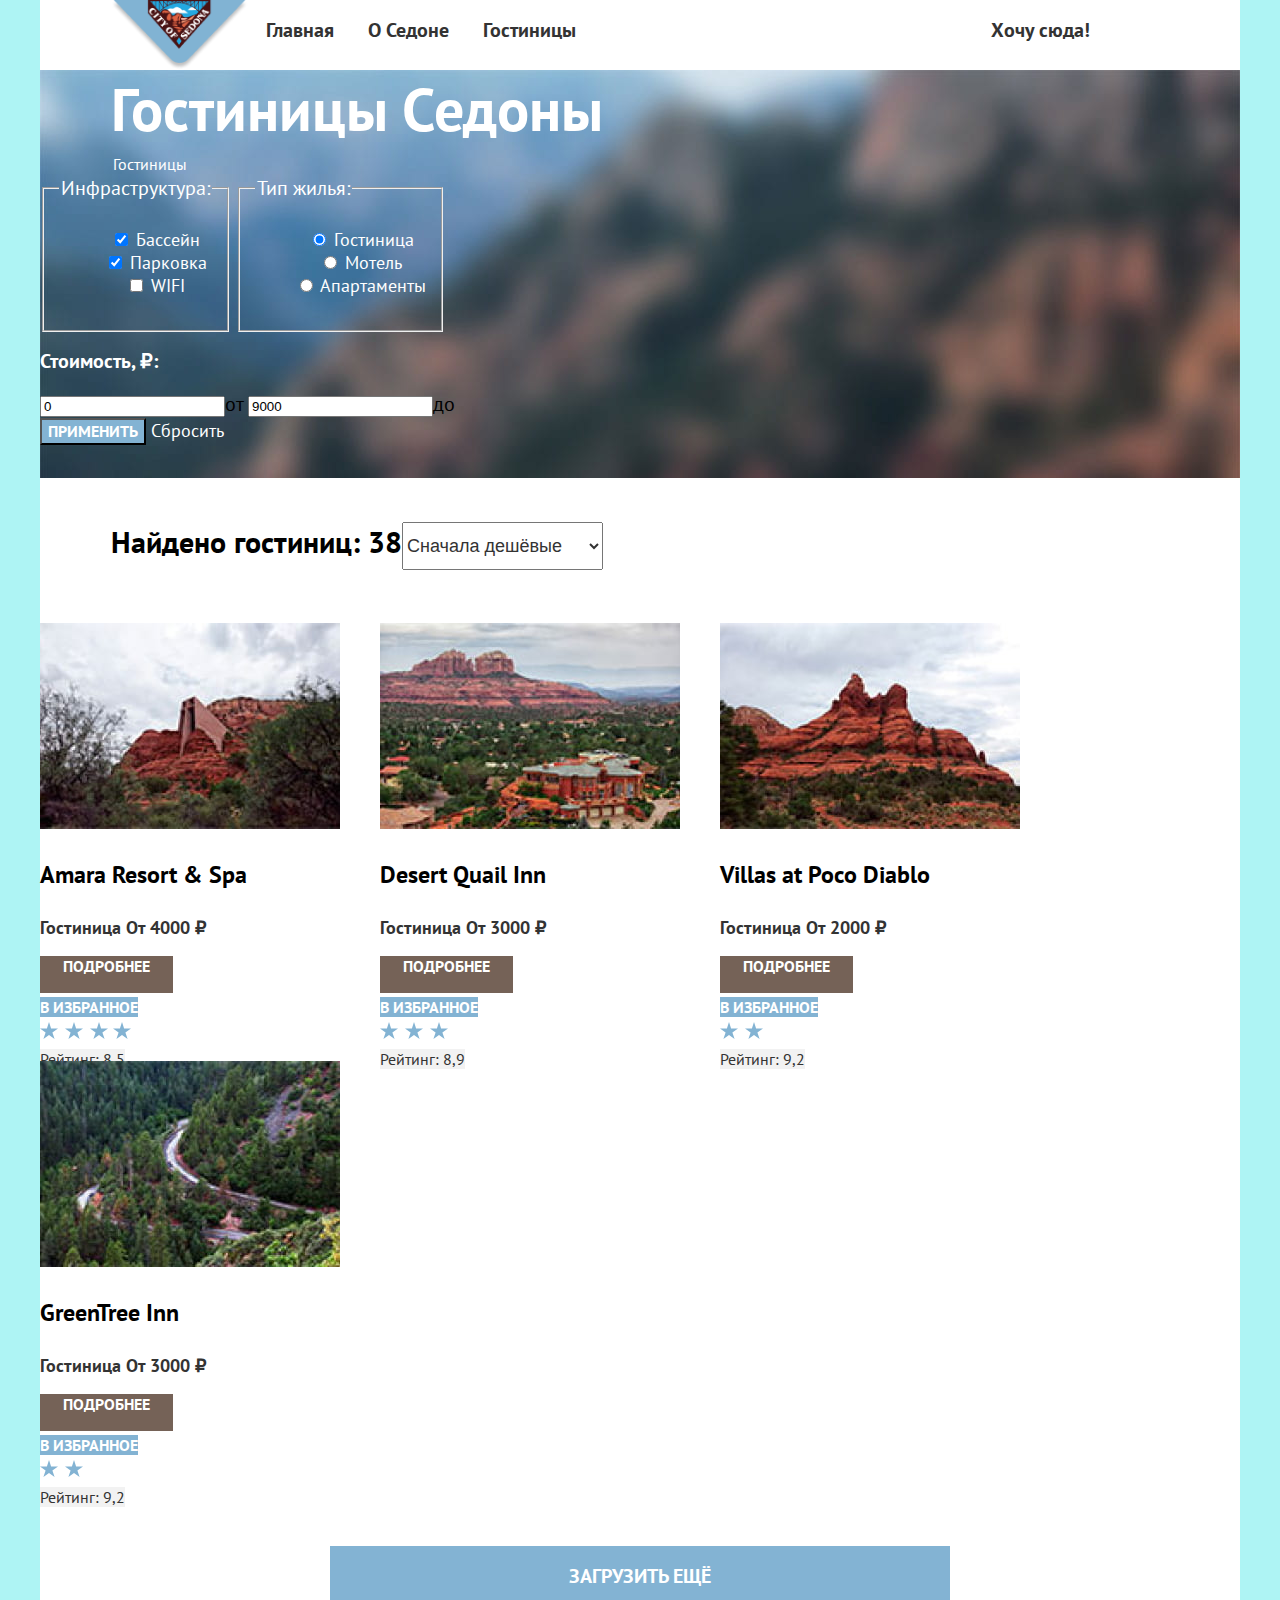
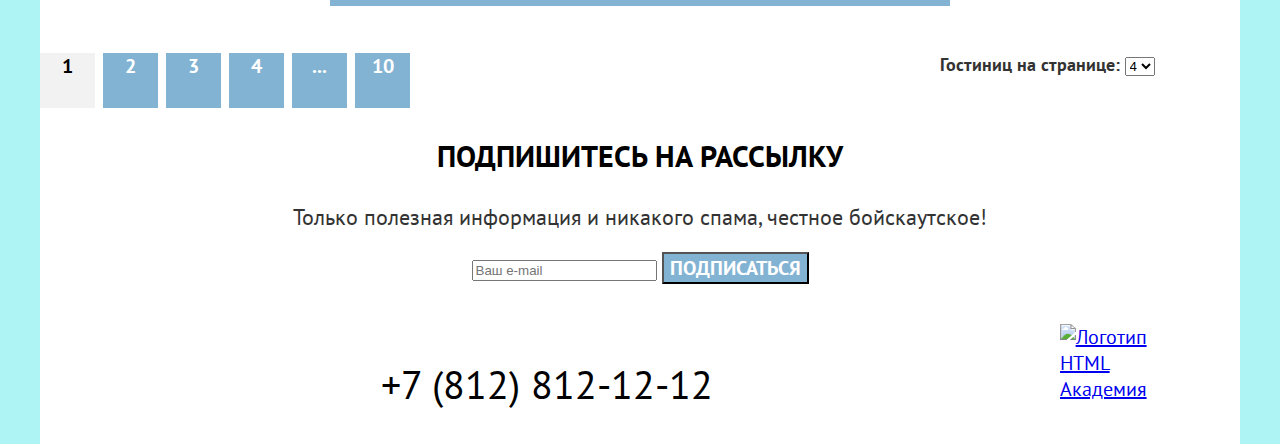
<file: catalog.html>
<!DOCTYPE html>
<html lang="ru">
  <head>
    <meta charset="utf-8" />
    <title>HTML Academy: Седона</title>
    <link rel="stylesheet" href="styles/styles.css" />
  </head>
  <body>
    <header class="page-header">
      <nav class="navigation">
      <a class="main-logo" href="index.html">
        <img
          src="images/logosedona.png"
          width="139"
          height="70"
          alt="Логотип Седона"
        />
      </a>
      <nav class="navigation">
        <ul class="navigation-list">
          <li class="navigation-item">
            <a class="navigation-link" href="index.html">Главная</a>
          </li>
          <li class="navigation-item">
            <a class="navigation-link" href="info.html">О Седоне</a>
          </li>
          <li class="navigation-item">
            <a class="navigation-link">Гостиницы</a>
          </li>
        </ul>
        <ul class="navigation-list navigation-user">
          <li class="navigation-item">
            <a class="navigation-link" href="#">
              <span class="visually-hidden">Поиск</span>
            </a>
          </li>
          <li class="navigation-item">
            <a class="navigation-link" href="#">
              <span class="visually-hidden">Нравится</span>
            </a>
          </li>
          <li class="navigation-item">
            <a class="navigation-link want" href="#">
              <sapn class="link-want">Хочу сюда!</sapn>
            </a>
          </li>
        </ul>
      </nav>
    </header>
    <main class="main-inner main-container">
      <div class="page-container">
        <div class="filter-catalog">
        <header class="inner-header">
          <h1 class="inner-header-title">Гостиницы Седоны</h1>
          <ul class="breadcrumbs">
            <li class="breadcrumbs-item">
              <a class="breadcrumbs-list" href="index.html"><span class="visually-hidden">Главная</span></a>
            </li>
            <li class="breadcrumbs-item">
              <a class="breadcrumbs-list">Гостиницы</a>
            </li>
          </ul>
        </header>
        <section class="catalog-hotels">
          <h2 class="visually-hidden" hidden>Список гостиниц с фильтрами</h2>
          <form
            class="catalog-filter"
            action="https://echo.htmlacademy.ru/"
            method="get"
          >
            <fieldset class="catalog-filter-group">
              <legend class="catalog-filter-title">Инфраструктура:</legend>
              <ul class="catalog-filter-list">
                <li class="catalog-filter-item">
                  <label class="control">
                    <input
                      class="control-input"
                      type="checkbox"
                      name="pool"
                      checked
                    />
                    Бассейн
                  </label>
                </li>
                <li class="catalog-filter-item">
                  <label class="control">
                    <input
                      class="control-input"
                      type="checkbox"
                      name="parking"
                      checked
                    />
                    Парковка
                  </label>
                </li>
                <li class="catalog-filter-item">
                  <label class="control">
                    <input class="control-input" type="checkbox" name="wifi" />
                    WIFI
                  </label>
                </li>
              </ul>
            </fieldset>
            <fieldset class="catalog-filter-group">
              <legend class="catalog-filter-title">Тип жилья:</legend>
              <ul class="catalog-filter-list">
                <li class="catalog-filter-item">
                  <label class="control">
                    <input
                      class="control-input"
                      type="radio"
                      name="hotel-group"
                      value="hotel"
                      checked
                    />
                    Гостиница
                  </label>
                </li>
                <li class="catalog-filter-item">
                  <label class="control">
                    <input
                      class="control-input"
                      type="radio"
                      name="hotel-group"
                      value="motel"
                    />
                    Мотель
                  </label>
                </li>
                <li class="catalog-filter-item">
                  <label class="control">
                    <input
                      class="control-input"
                      type="radio"
                      name="hotel-group"
                      value="apart"
                    />
                    Апартаменты
                  </label>
                </li>
              </ul>
            </fieldset>
            <div class="range-price">
              <h2 class="catalog-filter-title">Стоимость, ₽:</h2>
              <div class="range-controls">
                <div class="scale"><div class="bar"></div></div>
                <div class="toggle min-toggle"></div>
                <div class="toggle max-toggle"></div>
              </div>
              <div class="control-price">
                <label class="min-price">
                  <input type="text" name="min-price" value="0" />от
                </label>
                <label class="max-price">
                  <input type="text" name="max-price" value="9000" />до
                </label>
              </div>
            </div>
            <button class="button-submit" type="submit">Применить</button>
            <a class="reset-link" type="reset">Сбросить</a>
          </form>
        </section>
      </div>
      <div class="hotels-sorting">
        <b class="quantity">Найдено гостиниц: 38</b>
          <select class="select-control" aria-label="Сортировка">
            <option value="popular">Сначала дешёвые</option>
            <option value="cheap">Сначала популярные</option>
            <option value="expensive">Сначала дорогие</option>
          </select>
          <a class="button button-light" href="#">
            <span class="visually-hidden">Показать карточки</span>
          </a>
          <a class="button" href="#">
            <span class="visually-hidden">Показать слайды</span>
          </a>
          <a class="button" href="#">
            <span class="visually-hidden">Показать список</span>
          </a>
      </div>
      <div class="hotels-block">
        <article class="product-card">
          <a class="product-card-link" href="#">
            <img
              class="product-card-image"
              src="images/catalog/amara-resort.jpg"
              width="300"
              height="206"
              alt="Изображение отеля"
            />
          </a>
          <h3 class="product-card-title">Amara Resort & Spa</h3>
          <b>Гостиница</b>
          <b>От 4000 ₽</b>
          <a class="product-card-button more" href="#">Подробнее</a>
          <a class="product-card-button favorite" href="#">В избранное</a>
          <div class="ratio-hotel">
            <div class="stars">
              <img
                class="icon-star"
                src="images/catalog/star-4.svg"
                width="91"
                height="17"
              />
            </div>
            <span class="ratio">Рейтинг: 8,5</span>
          </div>
        </article>
        <article class="product-card">
          <a class="product-card-link" href="#">
            <img
              class="product-card-image"
              src="images/catalog/desert-quail.jpg"
              width="300"
              height="206"
              alt="Изображение отеля"
            />
          </a>
          <h3 class="product-card-title">Desert Quail Inn</h3>
          <b>Гостиница</b>
          <b>От 3000 ₽</b>
          <a class="product-card-button more" href="#">Подробнее</a>
          <a class="product-card-button favorite" href="#">В избранное</a>
          <div class="ratio-hotel">
            <div class="stars">
              <img
                class="icon-star"
                src="images/catalog/star-3.svg"
                width="68"
                height="17"
              />
            </div>
            <span class="ratio">Рейтинг: 8,9</span>
          </div>
        </article>
        <article class="product-card">
          <a class="product-card-link" href="#">
            <img
              class="product-card-image"
              src="images/catalog/villas-at-poco-diablo.jpg"
              width="300"
              height="206"
              alt="Изображение отеля"
            />
          </a>
          <h3 class="product-card-title">Villas at Poco Diablo</h3>
          <b>Гостиница</b>
          <b>От 2000 ₽</b>
          <a class="product-card-button more" href="#">Подробнее</a>
          <a class="product-card-button favorite" href="#">В избранное</a>
          <div class="ratio-hotel">
            <div class="stars">
              <img
                class="icon-star"
                src="images/catalog/star-2.svg"
                width="43"
                height="17"
              />
            </div>
            <span class="ratio">Рейтинг: 9,2</span>
          </div>
        </article>
        <article class="product-card">
          <a class="product-card-link" href="#">
            <img
              class="product-card-image"
              src="images/catalog/greentree-inn.jpg"
              width="300"
              height="206"
              alt="Изображение отеля"
            />
          </a>
          <h3 class="product-card-title">GreenTree Inn</h3>
          <b>Гостиница</b>
          <b>От 3000 ₽</b>
          <a class="product-card-button more" href="#">Подробнее</a>
          <a class="product-card-button favorite" href="#">В избранное</a>
          <div class="ratio-hotel">
            <div class="stars">
              <img
                class="icon-star"
                src="images/catalog/star-2.svg"
                width="43"
                height="17"
              />
            </div>
            <span class="ratio">Рейтинг: 9,2</span>
          </div>
        </article>
      </div>
      <a class="pagination-show-more" href="#"> Загрузить ещё </a>
      <ul class="pagination">
        <li class="pagination-item">
          <a class="pagination-link pagination-current">1</a>
        </li>
        <li class="pagination-item">
          <a class="pagination-link" href="#">2</a>
        </li>
        <li class="pagination-item">
          <a class="pagination-link" href="#">3</a>
        </li>
        <li class="pagination-item">
          <a class="pagination-link" href="#">4</a>
        </li>
        <li class="pagination-item">
          <a class="pagination-link" href="#"> ... </a>
        </li>
        <li class="pagination-item">
          <a class="pagination-link" href="#">10</a>
        </li>
        <li class="number-page">
          <b>Гостиниц на странице:</b>
          <select class="select-view" aria-label="Сортировка вида">
            <option value="first block">1</option>
            <option value="second-block">2</option>
            <option value="third-block">3</option>
            <option value="fourth-block" selected>4</option>
          </select>
        </li>
      </ul>
      <section class="subscription-catalog">
        <h2 class="visually-hidden">Подписка на рассылку</h2>
        <p class="subscription-head-catalog">Подпишитесь на рассылку</p>
        <p class="subscription-descr-catalog">
          Только полезная информация и никакого спама, честное бойскаутское!
        </p>
        <form
          class="subscribe-form"
          action="https://echo.htmlacademy.ru/"
          method="post"
        >
          <input class="field" type="email" placeholder="Ваш e-mail" />
          <button class="button-subscribe" type="submit">Подписаться</button>
        </form>
      </section>
      </div>
    </main>
    <footer class="footer-page">
      <div class="footer-page-container">
      <section class="footer-social">
        <h2 class="visually-hidden">Соц сети</h2>
        <ul class="footer-social-list">
          <li class="footer-social-item">
            <a class="social-link" href="https://twitter.com/htmlacademy_ru">
              <span class="visually-hidden">Твиттер</span>
            </a>
          </li>
          <li class="footer-social-item">
            <a class="social-link" href="https://www.facebook.com/htmlacademy">
              <span class="visually-hidden">Фейсбук</span>
            </a>
          </li>
          <li class="footer-social-item">
            <a
              class="social-link"
              href="https://www.youtube.com/c/HTMLAcademyRUS"
            >
              <span class="visually-hidden">Тытруба</span>
            </a>
          </li>
        </ul>
      </section>
      <section class="footer-phone">
        <h2 class="visually-hidden">Телефон</h2>
        <p class="footer-phone-number">+7 (812) 812-12-12</p>
      </section>
      <section class="logo-academy">
        <h2 class="visually-hidden">Лого HTML ACADEMY</h2>
        <a href="https://htmlacademy.ru/"
          ><img
            class="logo-academy-link"
            scr="images/footer-logo.svg"
            width="115"
            height="34"
            alt="Логотип HTML Академия"
          />
        </a>
      </section>
      </div>
    </footer>
  </body>
</html>
</file>
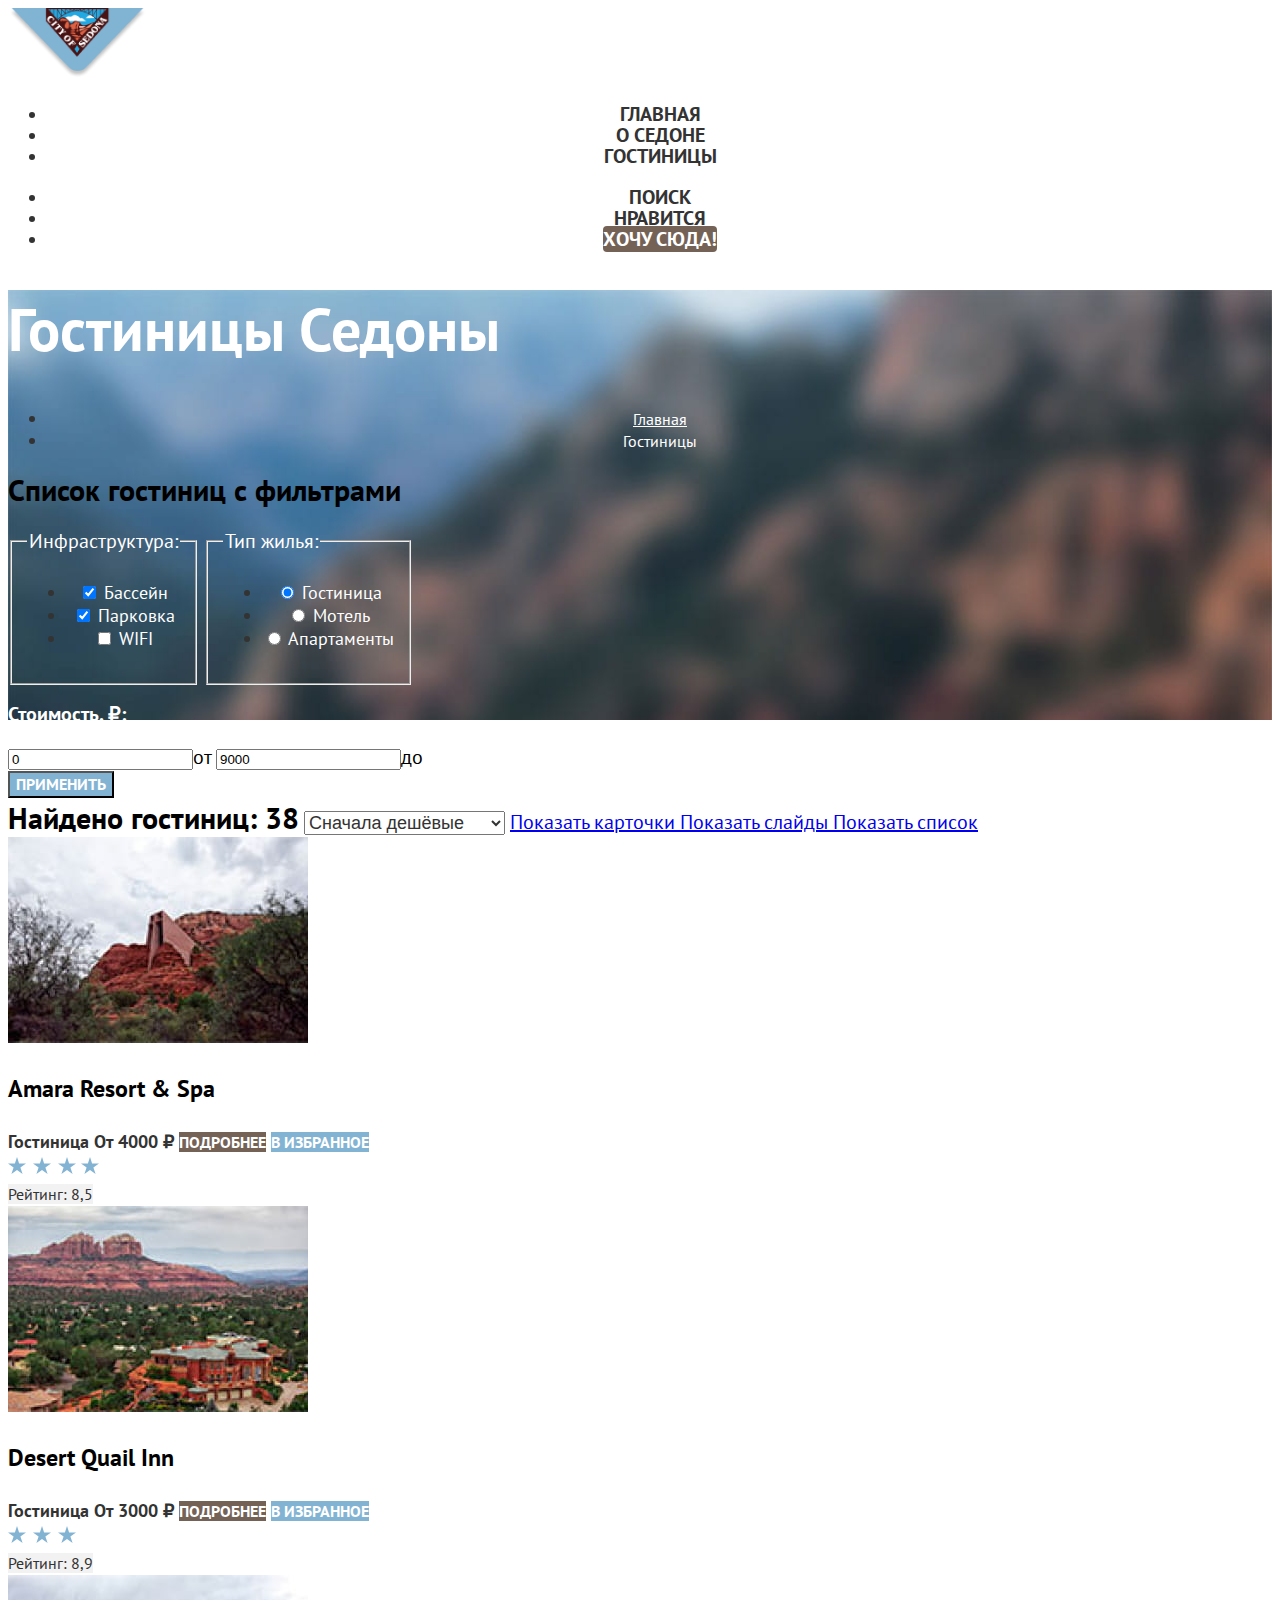
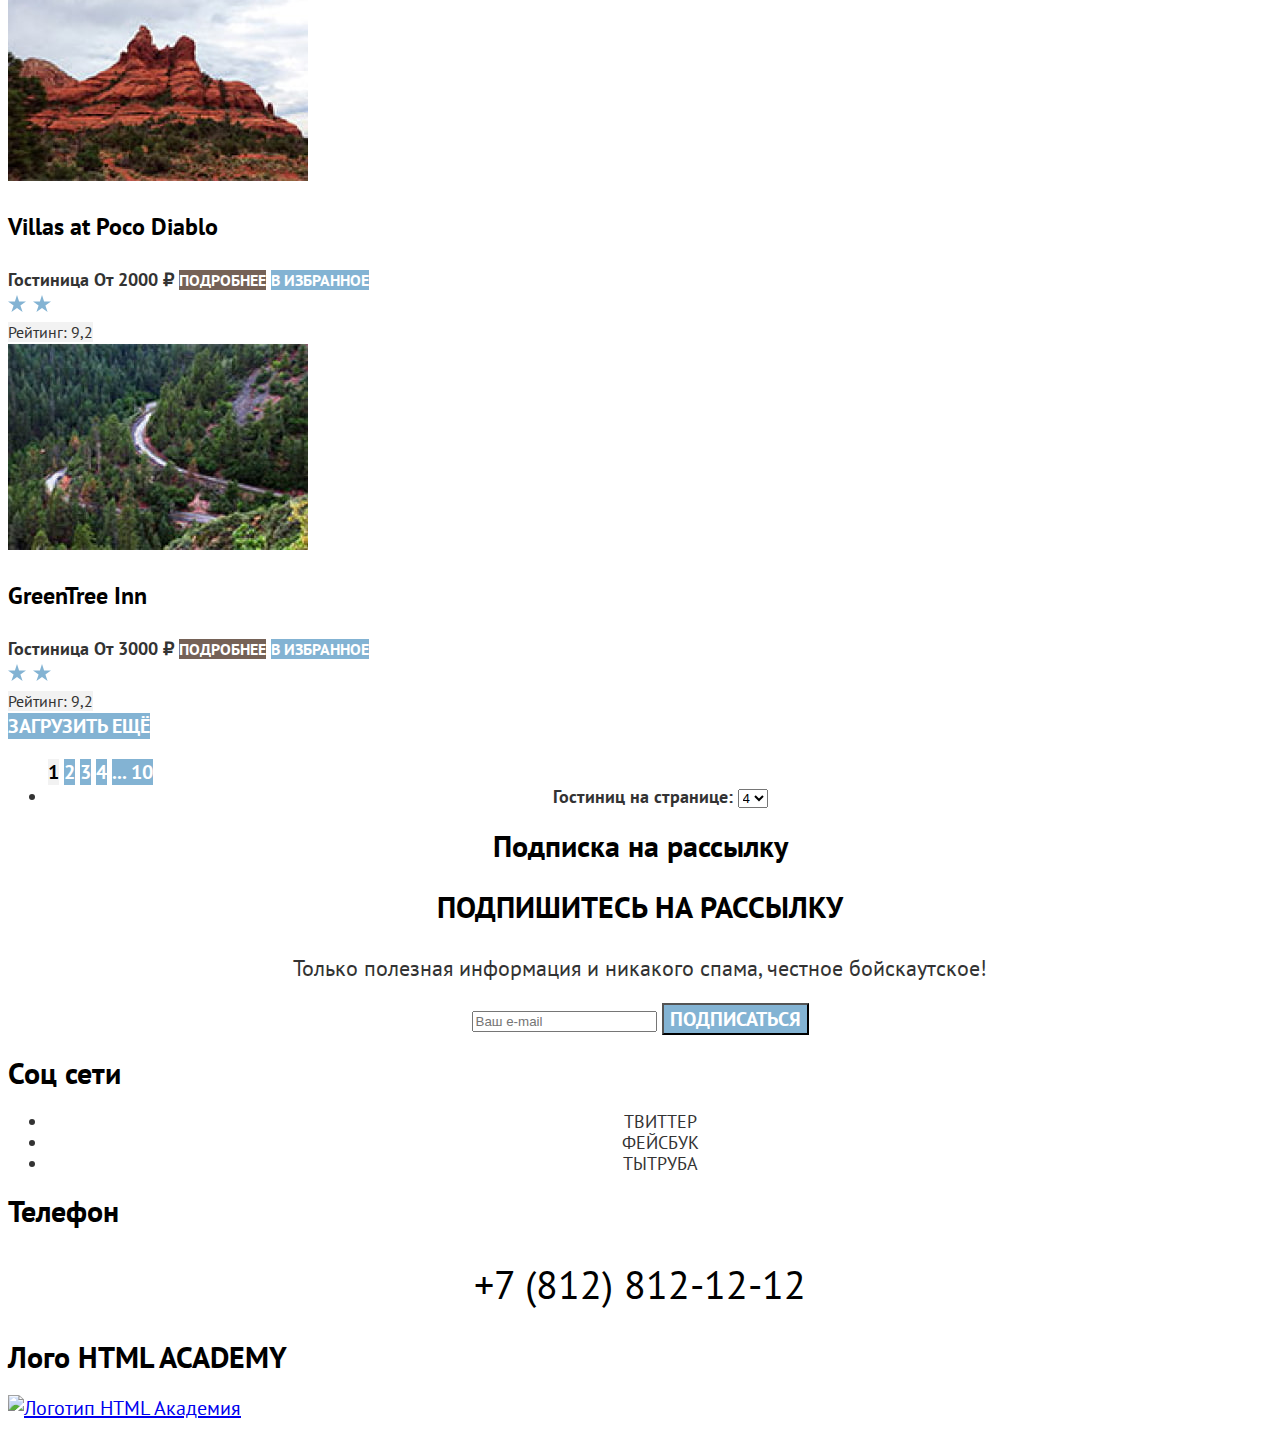
<file: 6/catalog.html>
<!DOCTYPE html>
<html lang="ru">
  <head>
    <meta charset="utf-8" />
    <title>HTML Academy: Седона</title>
    <link rel="stylesheet" href="styles/styles.css" />
    <base href="https://htmlacademy-htmlcss.github.io/1960233-sedona-33/6/">
</head>
  <body>
    <header class="page-header">
      <a class="main-logo" href="index.html">
        <img
          src="images/logosedona.png"
          width="139"
          height="70"
          alt="Логотип Седона"
        />
      </a>
      <nav class="navigation">
        <ul class="navigation-list">
          <li class="navigation-item">
            <a class="navigation-link" href="index.html">Главная</a>
          </li>
          <li class="navigation-item">
            <a class="navigation-link" href="info.html">О Седоне</a>
          </li>
          <li class="navigation-item">
            <a class="navigation-link">Гостиницы</a>
          </li>
        </ul>
        <ul class="navigation-list navigation-user">
          <li class="navigation-item">
            <a class="navigation-link" href="#">
              <span class="visually-hidden">Поиск</span>
            </a>
          </li>
          <li class="navigation-item">
            <a class="navigation-link" href="#">
              <span class="visually-hidden">Нравится</span>
            </a>
          </li>
          <li class="navigation-item">
            <a class="navigation-link want" href="#">
              <sapn class="link-want">Хочу сюда!</sapn>
            </a>
          </li>
        </ul>
      </nav>
    </header>
    <main class="main-inner">
      <div class="filter-catalog">
        <header class="inner-header">
          <h1 class="inner-header-title">Гостиницы Седоны</h1>
          <ul class="breadcrumbs">
            <li class="breadcrumbs-item">
              <a class="breadcrumbs-list" href="index.html">Главная</a>
            </li>
            <li class="breadcrumbs-item">
              <a class="breadcrumbs-list">Гостиницы</a>
            </li>
          </ul>
        </header>
        <section class="catalog-hotels">
          <h2 class="visually-hidden">Список гостиниц с фильтрами</h2>
          <form
            class="catalog-filter"
            action="https://echo.htmlacademy.ru/"
            method="get"
          >
            <fieldset class="catalog-filter-group">
              <legend class="catalog-filter-title">Инфраструктура:</legend>
              <ul class="catalog-filter-list">
                <li class="catalog-filter-item">
                  <label class="control">
                    <input
                      class="control-input"
                      type="checkbox"
                      name="pool"
                      checked
                    />
                    Бассейн
                  </label>
                </li>
                <li class="catalog-filter-item">
                  <label class="control">
                    <input
                      class="control-input"
                      type="checkbox"
                      name="parking"
                      checked
                    />
                    Парковка
                  </label>
                </li>
                <li class="catalog-filter-item">
                  <label class="control">
                    <input class="control-input" type="checkbox" name="wifi" />
                    WIFI
                  </label>
                </li>
              </ul>
            </fieldset>
            <fieldset class="catalog-filter-group">
              <legend class="catalog-filter-title">Тип жилья:</legend>
              <ul class="catalog-filter-list">
                <li class="catalog-filter-item">
                  <label class="control">
                    <input
                      class="control-input"
                      type="radio"
                      name="hotel-group"
                      value="hotel"
                      checked
                    />
                    Гостиница
                  </label>
                </li>
                <li class="catalog-filter-item">
                  <label class="control">
                    <input
                      class="control-input"
                      type="radio"
                      name="hotel-group"
                      value="motel"
                    />
                    Мотель
                  </label>
                </li>
                <li class="catalog-filter-item">
                  <label class="control">
                    <input
                      class="control-input"
                      type="radio"
                      name="hotel-group"
                      value="apart"
                    />
                    Апартаменты
                  </label>
                </li>
              </ul>
            </fieldset>
            <div class="range-price">
              <h2 class="catalog-filter-title">Стоимость, ₽:</h2>
              <div class="range-controls">
                <div class="scale"><div class="bar"></div></div>
                <div class="toggle min-toggle"></div>
                <div class="toggle max-toggle"></div>
              </div>
              <div class="control-price">
                <label class="min-price">
                  <input type="text" name="min-price" value="0" />от
                </label>
                <label class="max-price">
                  <input type="text" name="max-price" value="9000" />до
                </label>
              </div>
            </div>
            <button class="button-submit" type="submit">Применить</button>
            <a class="reset-link" type="reset">Сбросить</a>
          </form>
          <b class="quantity">Найдено гостиниц: 38</b>
          <select class="select-control" aria-label="Сортировка">
            <option value="popular">Сначала дешёвые</option>
            <option value="cheap">Сначала популярные</option>
            <option value="expensive">Сначала дорогие</option>
          </select>
          <a class="button button-light" href="#">
            <span class="visually-hidden">Показать карточки</span>
          </a>
          <a class="button" href="#">
            <span class="visually-hidden">Показать слайды</span>
          </a>
          <a class="button" href="#">
            <span class="visually-hidden">Показать список</span>
          </a>
        </section>
      </div>
      <div class="hotels-block">
        <article class="product-card">
          <a class="product-card-link" href="#">
            <img
              class="product-card-image"
              src="images/catalog/amara-resort.jpg"
              width="300"
              height="206"
              alt="Изображение отеля"
            />
          </a>
          <h3 class="product-card-title">Amara Resort & Spa</h3>
          <b>Гостиница</b>
          <b>От 4000 ₽</b>
          <a class="product-card-button more" href="#">Подробнее</a>
          <a class="product-card-button favorite" href="#">В избранное</a>
          <div class="ratio-hotel">
            <div class="stars">
              <img
                class="icon-star"
                src="images/catalog/star-4.svg"
                width="91"
                height="17"
              />
            </div>
            <span class="ratio">Рейтинг: 8,5</span>
          </div>
        </article>
        <article class="product-card">
          <a class="product-card-link" href="#">
            <img
              class="product-card-image"
              src="images/catalog/desert-quail.jpg"
              width="300"
              height="206"
              alt="Изображение отеля"
            />
          </a>
          <h3 class="product-card-title">Desert Quail Inn</h3>
          <b>Гостиница</b>
          <b>От 3000 ₽</b>
          <a class="product-card-button more" href="#">Подробнее</a>
          <a class="product-card-button favorite" href="#">В избранное</a>
          <div class="ratio-hotel">
            <div class="stars">
              <img
                class="icon-star"
                src="images/catalog/star-3.svg"
                width="68"
                height="17"
              />
            </div>
            <span class="ratio">Рейтинг: 8,9</span>
          </div>
        </article>
        <article class="product-card">
          <a class="product-card-link" href="#">
            <img
              class="product-card-image"
              src="images/catalog/villas-at-poco-diablo.jpg"
              width="300"
              height="206"
              alt="Изображение отеля"
            />
          </a>
          <h3 class="product-card-title">Villas at Poco Diablo</h3>
          <b>Гостиница</b>
          <b>От 2000 ₽</b>
          <a class="product-card-button more" href="#">Подробнее</a>
          <a class="product-card-button favorite" href="#">В избранное</a>
          <div class="ratio-hotel">
            <div class="stars">
              <img
                class="icon-star"
                src="images/catalog/star-2.svg"
                width="43"
                height="17"
              />
            </div>
            <span class="ratio">Рейтинг: 9,2</span>
          </div>
        </article>
        <article class="product-card">
          <a class="product-card-link" href="#">
            <img
              class="product-card-image"
              src="images/catalog/greentree-inn.jpg"
              width="300"
              height="206"
              alt="Изображение отеля"
            />
          </a>
          <h3 class="product-card-title">GreenTree Inn</h3>
          <b>Гостиница</b>
          <b>От 3000 ₽</b>
          <a class="product-card-button more" href="#">Подробнее</a>
          <a class="product-card-button favorite" href="#">В избранное</a>
          <div class="ratio-hotel">
            <div class="stars">
              <img
                class="icon-star"
                src="images/catalog/star-2.svg"
                width="43"
                height="17"
              />
            </div>
            <span class="ratio">Рейтинг: 9,2</span>
          </div>
        </article>
      </div>
      <a class="pagination-show-more" href="#"> Загрузить ещё </a>
      <ul class="pagination">
        <li class="pagination-item">
          <a class="pagination-current">1</a>
        </li>
        <li class="pagination-item">
          <a class="pagination-link" href="#">2</a>
        </li>
        <li class="pagination-item">
          <a class="pagination-link" href="#">3</a>
        </li>
        <li class="pagination-item">
          <a class="pagination-link" href="#">4</a>
        </li>
        <li class="pagination-item">
          <a class="pagination-link" href="#"> ... </a>
        </li>
        <li class="pagination-item">
          <a class="pagination-link" href="#">10</a>
        </li>
        <li class="number-page">
          <b>Гостиниц на странице:</b>
          <select class="select-view" aria-label="Сортировка вида">
            <option value="first block">1</option>
            <option value="second-block">2</option>
            <option value="third-block">3</option>
            <option value="fourth-block" selected>4</option>
          </select>
        </li>
      </ul>
      <section class="subscription-catalog">
        <h2 class="visually-hidden">Подписка на рассылку</h2>
        <p class="subscription-head-catalog">Подпишитесь на рассылку</p>
        <p class="subscription-descr-catalog">
          Только полезная информация и никакого спама, честное бойскаутское!
        </p>
        <form
          class="subscribe-form"
          action="https://echo.htmlacademy.ru/"
          method="post"
        >
          <input class="field" type="email" placeholder="Ваш e-mail" />
          <button class="button-subscribe" type="submit">Подписаться</button>
        </form>
      </section>
    </main>
    <footer class="footer-page">
      <section class="footer-social">
        <h2 class="visually-hidden">Соц сети</h2>
        <ul class="footer-social-list">
          <li class="footer-social-item">
            <a class="social-link" href="https://twitter.com/htmlacademy_ru">
              <span class="visually-hidden">Твиттер</span>
            </a>
          </li>
          <li class="footer-social-item">
            <a class="social-link" href="https://www.facebook.com/htmlacademy">
              <span class="visually-hidden">Фейсбук</span>
            </a>
          </li>
          <li class="footer-social-item">
            <a
              class="social-link"
              href="https://www.youtube.com/c/HTMLAcademyRUS"
            >
              <span class="visually-hidden">Тытруба</span>
            </a>
          </li>
        </ul>
      </section>
      <section class="footer-phone">
        <h2 class="visually-hidden">Телефон</h2>
        <p class="footer-phone-number">+7 (812) 812-12-12</p>
      </section>
      <section class="logo-academy">
        <h2 class="visually-hidden">Лого HTML ACADEMY</h2>
        <a href="https://htmlacademy.ru/"
          ><img
            class="logo-academy-link"
            scr="images/footer-logo.svg"
            width="115"
            height="34"
            alt="Логотип HTML Академия"
          />
        </a>
      </section>
    </footer>
  </body>
</html>
</file>
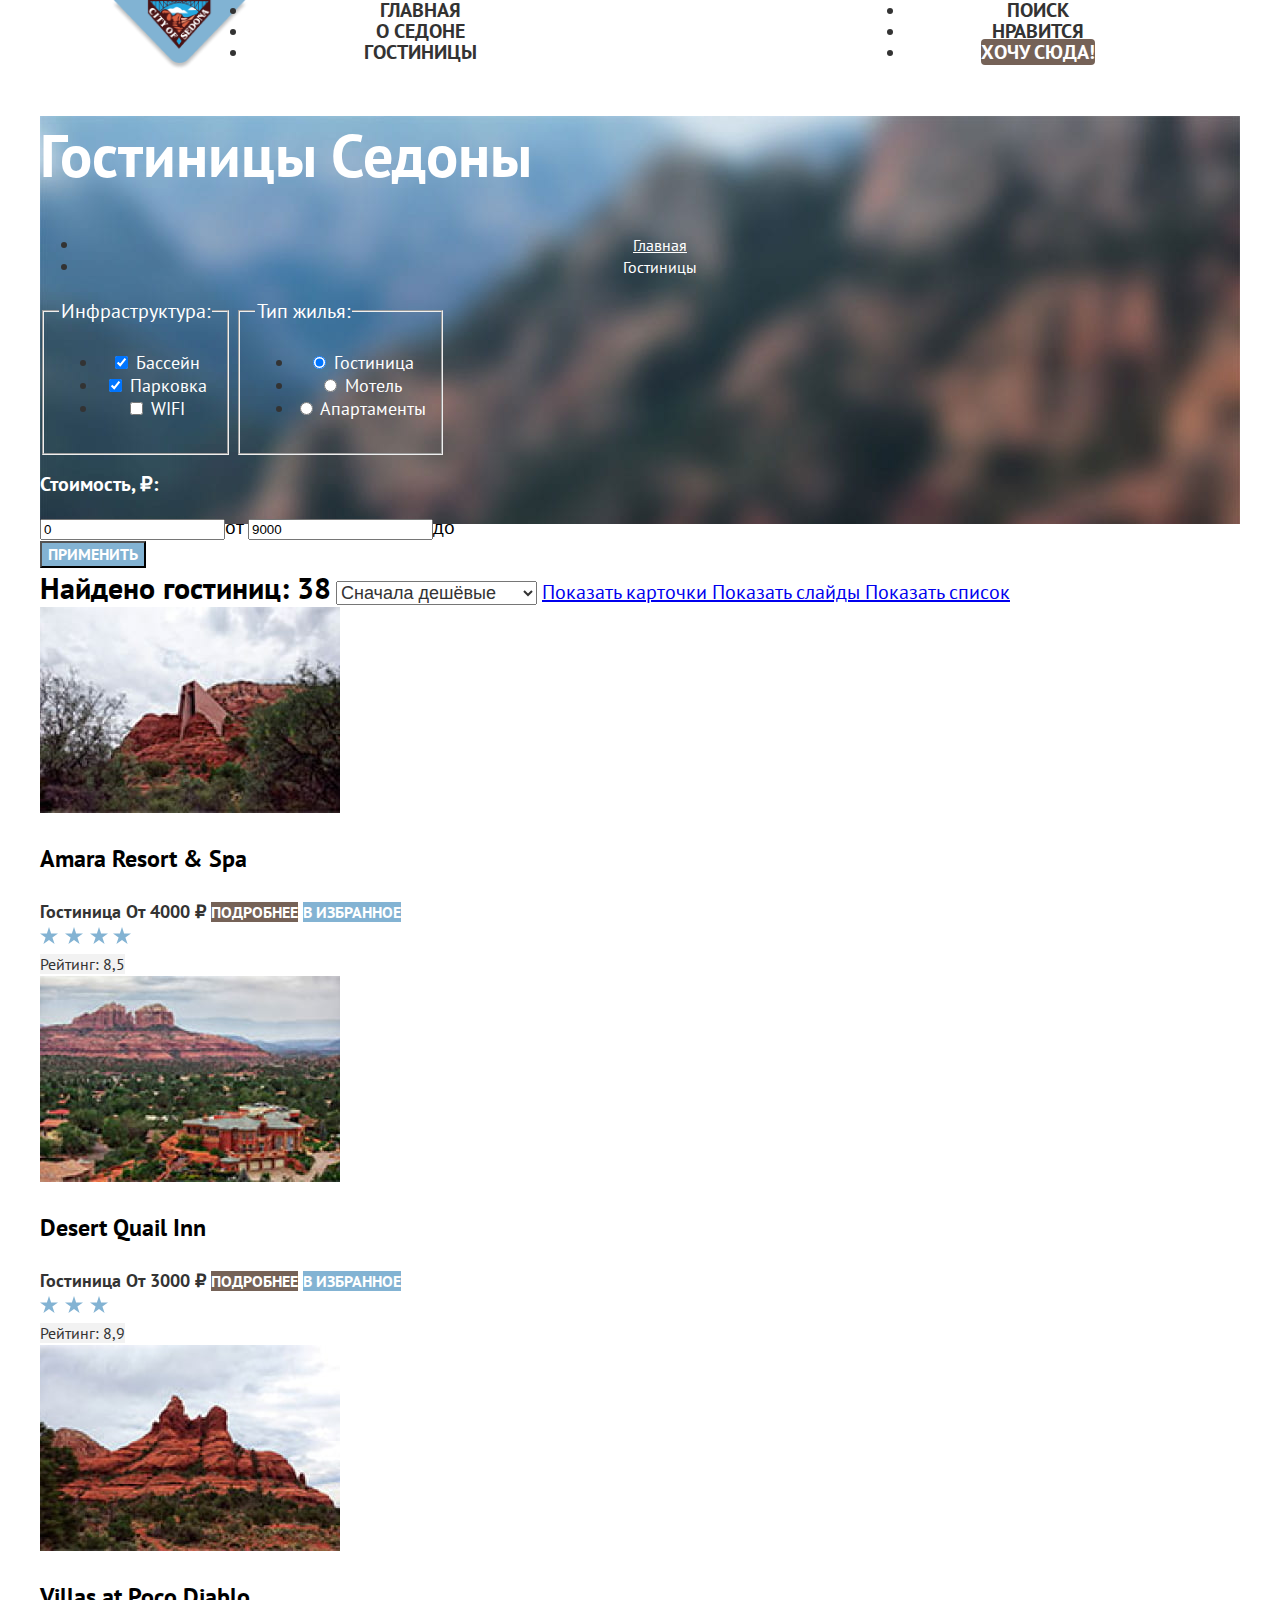
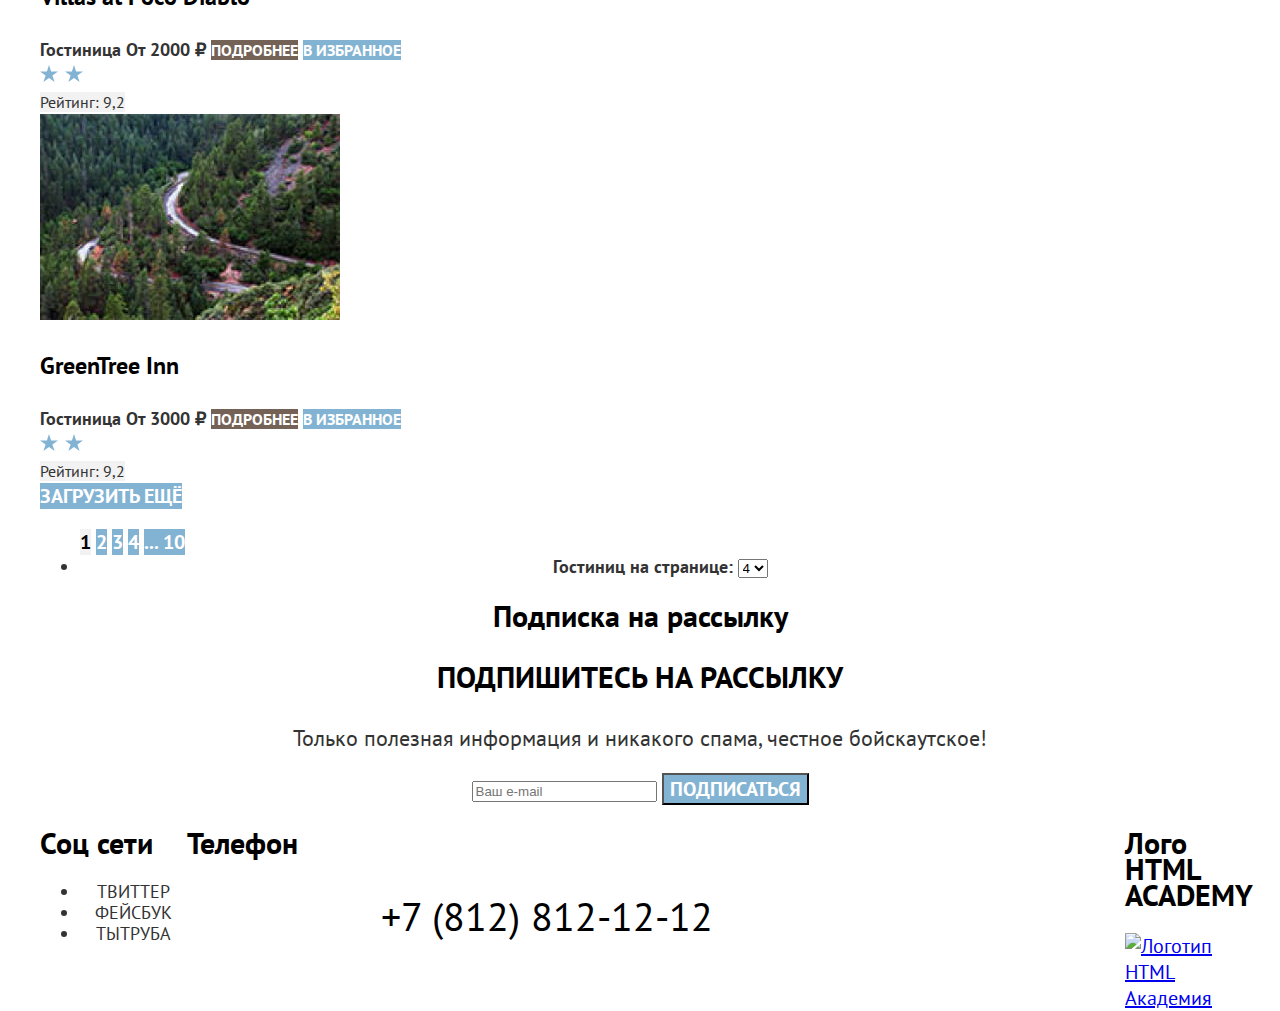
<file: 7/catalog.html>
<!DOCTYPE html>
<html lang="ru">
  <head>
    <meta charset="utf-8" />
    <title>HTML Academy: Седона</title>
    <link rel="stylesheet" href="styles/styles.css" />
    <base href="https://htmlacademy-htmlcss.github.io/1960233-sedona-33/7/">
</head>
  <body>
    <header class="page-header">
      <nav class="navigation">
      <a class="main-logo" href="index.html">
        <img
          src="images/logosedona.png"
          width="139"
          height="70"
          alt="Логотип Седона"
        />
      </a>
      <nav class="navigation">
        <ul class="navigation-list">
          <li class="navigation-item">
            <a class="navigation-link" href="index.html">Главная</a>
          </li>
          <li class="navigation-item">
            <a class="navigation-link" href="info.html">О Седоне</a>
          </li>
          <li class="navigation-item">
            <a class="navigation-link">Гостиницы</a>
          </li>
        </ul>
        <ul class="navigation-list navigation-user">
          <li class="navigation-item">
            <a class="navigation-link" href="#">
              <span class="visually-hidden">Поиск</span>
            </a>
          </li>
          <li class="navigation-item">
            <a class="navigation-link" href="#">
              <span class="visually-hidden">Нравится</span>
            </a>
          </li>
          <li class="navigation-item">
            <a class="navigation-link want" href="#">
              <sapn class="link-want">Хочу сюда!</sapn>
            </a>
          </li>
        </ul>
      </nav>
    </header>
    <main class="main-inner main-container">
      <div class="page-container">
      <div class="filter-catalog">
        <header class="inner-header">
          <h1 class="inner-header-title">Гостиницы Седоны</h1>
          <ul class="breadcrumbs">
            <li class="breadcrumbs-item">
              <a class="breadcrumbs-list" href="index.html">Главная</a>
            </li>
            <li class="breadcrumbs-item">
              <a class="breadcrumbs-list">Гостиницы</a>
            </li>
          </ul>
        </header>
        <section class="catalog-hotels">
          <h2 class="visually-hidden" hidden>Список гостиниц с фильтрами</h2>
          <form
            class="catalog-filter"
            action="https://echo.htmlacademy.ru/"
            method="get"
          >
            <fieldset class="catalog-filter-group">
              <legend class="catalog-filter-title">Инфраструктура:</legend>
              <ul class="catalog-filter-list">
                <li class="catalog-filter-item">
                  <label class="control">
                    <input
                      class="control-input"
                      type="checkbox"
                      name="pool"
                      checked
                    />
                    Бассейн
                  </label>
                </li>
                <li class="catalog-filter-item">
                  <label class="control">
                    <input
                      class="control-input"
                      type="checkbox"
                      name="parking"
                      checked
                    />
                    Парковка
                  </label>
                </li>
                <li class="catalog-filter-item">
                  <label class="control">
                    <input class="control-input" type="checkbox" name="wifi" />
                    WIFI
                  </label>
                </li>
              </ul>
            </fieldset>
            <fieldset class="catalog-filter-group">
              <legend class="catalog-filter-title">Тип жилья:</legend>
              <ul class="catalog-filter-list">
                <li class="catalog-filter-item">
                  <label class="control">
                    <input
                      class="control-input"
                      type="radio"
                      name="hotel-group"
                      value="hotel"
                      checked
                    />
                    Гостиница
                  </label>
                </li>
                <li class="catalog-filter-item">
                  <label class="control">
                    <input
                      class="control-input"
                      type="radio"
                      name="hotel-group"
                      value="motel"
                    />
                    Мотель
                  </label>
                </li>
                <li class="catalog-filter-item">
                  <label class="control">
                    <input
                      class="control-input"
                      type="radio"
                      name="hotel-group"
                      value="apart"
                    />
                    Апартаменты
                  </label>
                </li>
              </ul>
            </fieldset>
            <div class="range-price">
              <h2 class="catalog-filter-title">Стоимость, ₽:</h2>
              <div class="range-controls">
                <div class="scale"><div class="bar"></div></div>
                <div class="toggle min-toggle"></div>
                <div class="toggle max-toggle"></div>
              </div>
              <div class="control-price">
                <label class="min-price">
                  <input type="text" name="min-price" value="0" />от
                </label>
                <label class="max-price">
                  <input type="text" name="max-price" value="9000" />до
                </label>
              </div>
            </div>
            <button class="button-submit" type="submit">Применить</button>
            <a class="reset-link" type="reset">Сбросить</a>
          </form>
        </section>
      </div>
      <div class="hotels-block">
        <b class="quantity">Найдено гостиниц: 38</b>
          <select class="select-control" aria-label="Сортировка">
            <option value="popular">Сначала дешёвые</option>
            <option value="cheap">Сначала популярные</option>
            <option value="expensive">Сначала дорогие</option>
          </select>
          <a class="button button-light" href="#">
            <span class="visually-hidden">Показать карточки</span>
          </a>
          <a class="button" href="#">
            <span class="visually-hidden">Показать слайды</span>
          </a>
          <a class="button" href="#">
            <span class="visually-hidden">Показать список</span>
          </a>
        <article class="product-card">
          <a class="product-card-link" href="#">
            <img
              class="product-card-image"
              src="images/catalog/amara-resort.jpg"
              width="300"
              height="206"
              alt="Изображение отеля"
            />
          </a>
          <h3 class="product-card-title">Amara Resort & Spa</h3>
          <b>Гостиница</b>
          <b>От 4000 ₽</b>
          <a class="product-card-button more" href="#">Подробнее</a>
          <a class="product-card-button favorite" href="#">В избранное</a>
          <div class="ratio-hotel">
            <div class="stars">
              <img
                class="icon-star"
                src="images/catalog/star-4.svg"
                width="91"
                height="17"
              />
            </div>
            <span class="ratio">Рейтинг: 8,5</span>
          </div>
        </article>
        <article class="product-card">
          <a class="product-card-link" href="#">
            <img
              class="product-card-image"
              src="images/catalog/desert-quail.jpg"
              width="300"
              height="206"
              alt="Изображение отеля"
            />
          </a>
          <h3 class="product-card-title">Desert Quail Inn</h3>
          <b>Гостиница</b>
          <b>От 3000 ₽</b>
          <a class="product-card-button more" href="#">Подробнее</a>
          <a class="product-card-button favorite" href="#">В избранное</a>
          <div class="ratio-hotel">
            <div class="stars">
              <img
                class="icon-star"
                src="images/catalog/star-3.svg"
                width="68"
                height="17"
              />
            </div>
            <span class="ratio">Рейтинг: 8,9</span>
          </div>
        </article>
        <article class="product-card">
          <a class="product-card-link" href="#">
            <img
              class="product-card-image"
              src="images/catalog/villas-at-poco-diablo.jpg"
              width="300"
              height="206"
              alt="Изображение отеля"
            />
          </a>
          <h3 class="product-card-title">Villas at Poco Diablo</h3>
          <b>Гостиница</b>
          <b>От 2000 ₽</b>
          <a class="product-card-button more" href="#">Подробнее</a>
          <a class="product-card-button favorite" href="#">В избранное</a>
          <div class="ratio-hotel">
            <div class="stars">
              <img
                class="icon-star"
                src="images/catalog/star-2.svg"
                width="43"
                height="17"
              />
            </div>
            <span class="ratio">Рейтинг: 9,2</span>
          </div>
        </article>
        <article class="product-card">
          <a class="product-card-link" href="#">
            <img
              class="product-card-image"
              src="images/catalog/greentree-inn.jpg"
              width="300"
              height="206"
              alt="Изображение отеля"
            />
          </a>
          <h3 class="product-card-title">GreenTree Inn</h3>
          <b>Гостиница</b>
          <b>От 3000 ₽</b>
          <a class="product-card-button more" href="#">Подробнее</a>
          <a class="product-card-button favorite" href="#">В избранное</a>
          <div class="ratio-hotel">
            <div class="stars">
              <img
                class="icon-star"
                src="images/catalog/star-2.svg"
                width="43"
                height="17"
              />
            </div>
            <span class="ratio">Рейтинг: 9,2</span>
          </div>
        </article>
      </div>
      <a class="pagination-show-more" href="#"> Загрузить ещё </a>
      <ul class="pagination">
        <li class="pagination-item">
          <a class="pagination-current">1</a>
        </li>
        <li class="pagination-item">
          <a class="pagination-link" href="#">2</a>
        </li>
        <li class="pagination-item">
          <a class="pagination-link" href="#">3</a>
        </li>
        <li class="pagination-item">
          <a class="pagination-link" href="#">4</a>
        </li>
        <li class="pagination-item">
          <a class="pagination-link" href="#"> ... </a>
        </li>
        <li class="pagination-item">
          <a class="pagination-link" href="#">10</a>
        </li>
        <li class="number-page">
          <b>Гостиниц на странице:</b>
          <select class="select-view" aria-label="Сортировка вида">
            <option value="first block">1</option>
            <option value="second-block">2</option>
            <option value="third-block">3</option>
            <option value="fourth-block" selected>4</option>
          </select>
        </li>
      </ul>
      <section class="subscription-catalog">
        <h2 class="visually-hidden">Подписка на рассылку</h2>
        <p class="subscription-head-catalog">Подпишитесь на рассылку</p>
        <p class="subscription-descr-catalog">
          Только полезная информация и никакого спама, честное бойскаутское!
        </p>
        <form
          class="subscribe-form"
          action="https://echo.htmlacademy.ru/"
          method="post"
        >
          <input class="field" type="email" placeholder="Ваш e-mail" />
          <button class="button-subscribe" type="submit">Подписаться</button>
        </form>
      </section>
      </div>
    </main>
    <footer class="footer-page">
      <div class="footer-page-container">
      <section class="footer-social">
        <h2 class="visually-hidden">Соц сети</h2>
        <ul class="footer-social-list">
          <li class="footer-social-item">
            <a class="social-link" href="https://twitter.com/htmlacademy_ru">
              <span class="visually-hidden">Твиттер</span>
            </a>
          </li>
          <li class="footer-social-item">
            <a class="social-link" href="https://www.facebook.com/htmlacademy">
              <span class="visually-hidden">Фейсбук</span>
            </a>
          </li>
          <li class="footer-social-item">
            <a
              class="social-link"
              href="https://www.youtube.com/c/HTMLAcademyRUS"
            >
              <span class="visually-hidden">Тытруба</span>
            </a>
          </li>
        </ul>
      </section>
      <section class="footer-phone">
        <h2 class="visually-hidden">Телефон</h2>
        <p class="footer-phone-number">+7 (812) 812-12-12</p>
      </section>
      <section class="logo-academy">
        <h2 class="visually-hidden">Лого HTML ACADEMY</h2>
        <a href="https://htmlacademy.ru/"
          ><img
            class="logo-academy-link"
            scr="images/footer-logo.svg"
            width="115"
            height="34"
            alt="Логотип HTML Академия"
          />
        </a>
      </section>
      </div>
    </footer>
  </body>
</html>
</file>
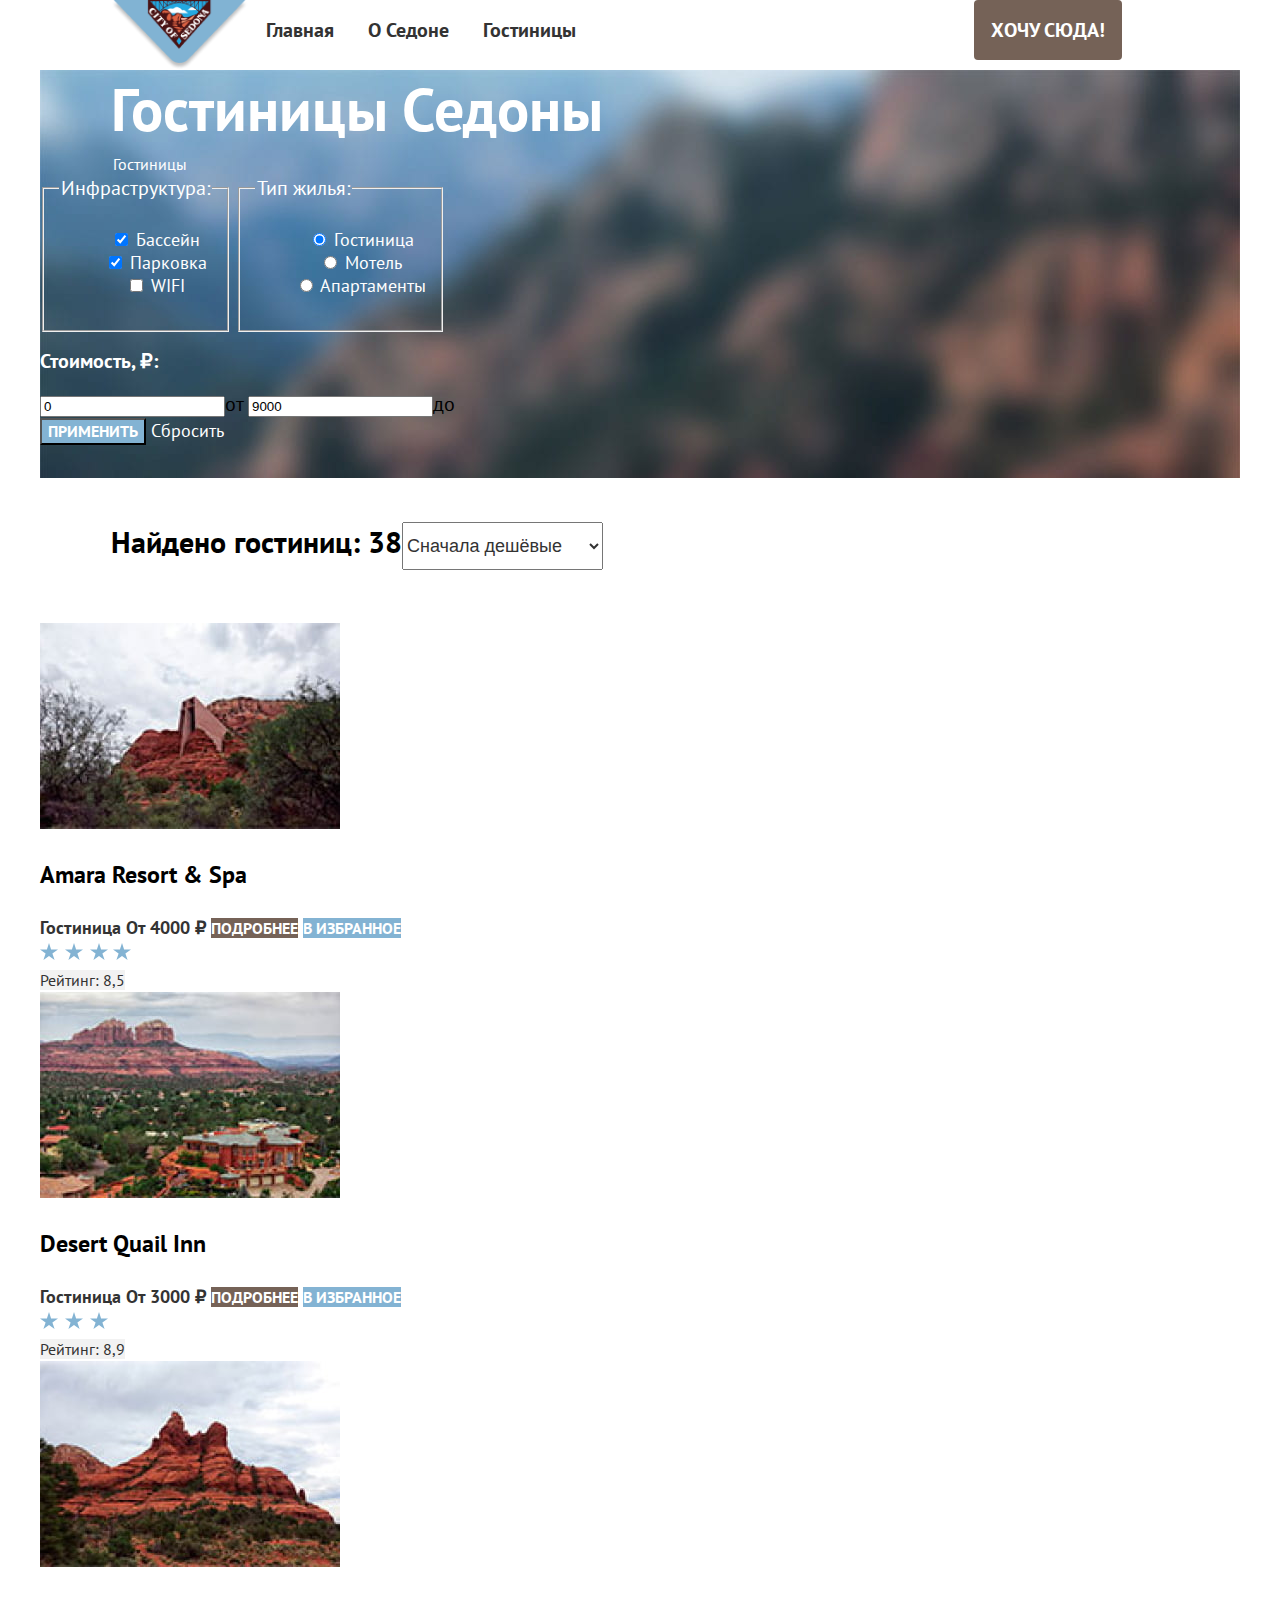
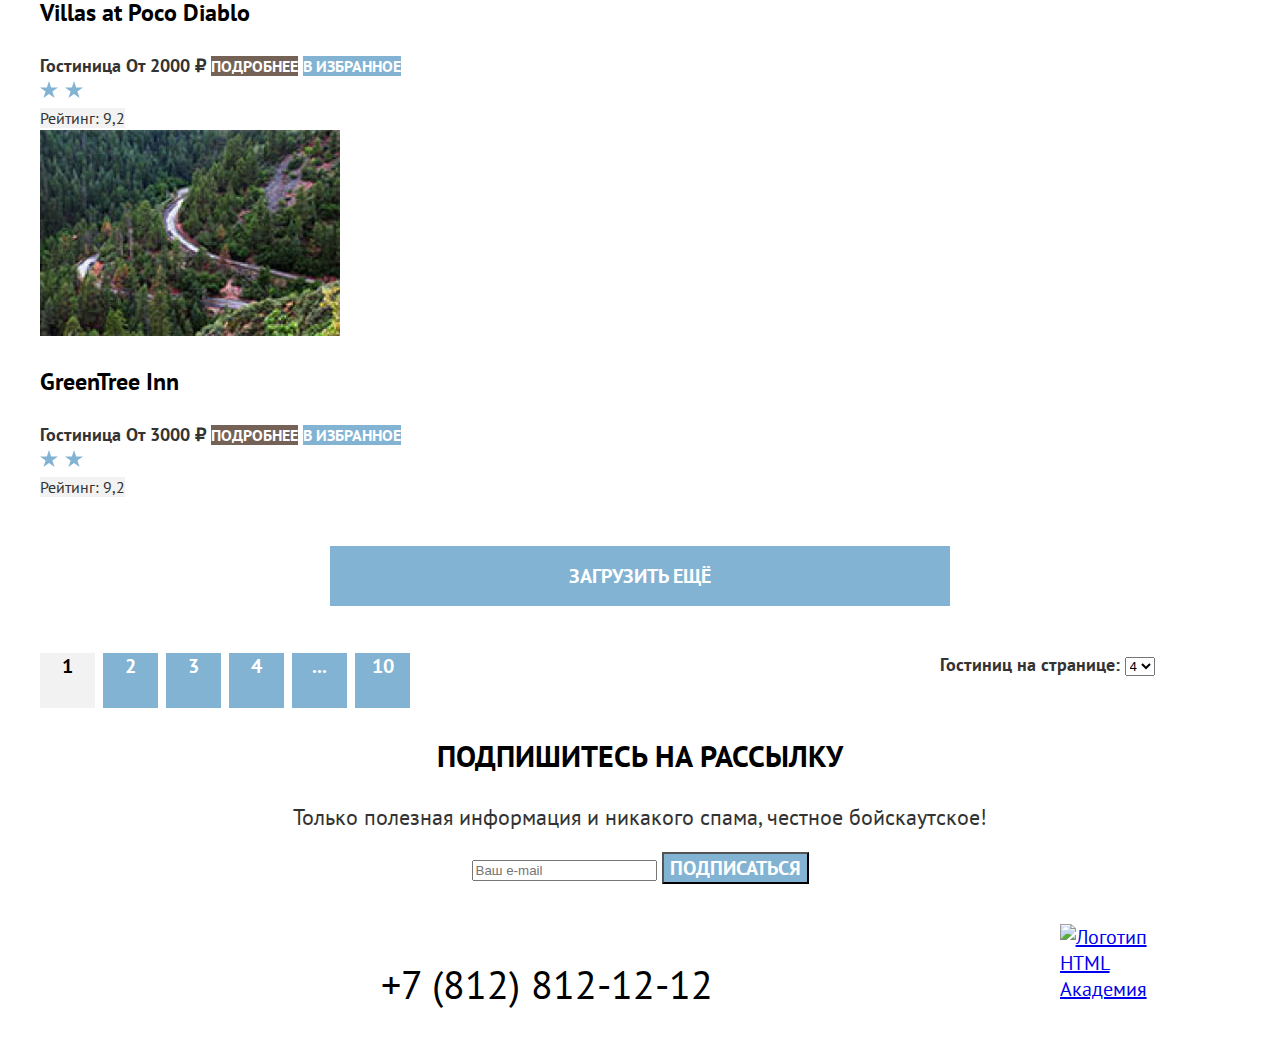
<file: 8/catalog.html>
<!DOCTYPE html>
<html lang="ru">
  <head>
    <meta charset="utf-8" />
    <title>HTML Academy: Седона</title>
    <link rel="stylesheet" href="styles/styles.css" />
    <base href="https://htmlacademy-htmlcss.github.io/1960233-sedona-33/8/">
</head>
  <body>
    <header class="page-header">
      <nav class="navigation">
      <a class="main-logo" href="index.html">
        <img
          src="images/logosedona.png"
          width="139"
          height="70"
          alt="Логотип Седона"
        />
      </a>
      <nav class="navigation">
        <ul class="navigation-list">
          <li class="navigation-item">
            <a class="navigation-link" href="index.html">Главная</a>
          </li>
          <li class="navigation-item">
            <a class="navigation-link" href="info.html">О Седоне</a>
          </li>
          <li class="navigation-item">
            <a class="navigation-link">Гостиницы</a>
          </li>
        </ul>
        <ul class="navigation-list navigation-user">
          <li class="navigation-item">
            <a class="navigation-link" href="#">
              <span class="visually-hidden">Поиск</span>
            </a>
          </li>
          <li class="navigation-item">
            <a class="navigation-link" href="#">
              <span class="visually-hidden">Нравится</span>
            </a>
          </li>
          <li class="navigation-item">
            <a class="navigation-link want" href="#">
              <sapn class="link-want">Хочу сюда!</sapn>
            </a>
          </li>
        </ul>
      </nav>
    </header>
    <main class="main-inner main-container">
      <div class="page-container">
        <div class="filter-catalog">
        <header class="inner-header">
          <h1 class="inner-header-title">Гостиницы Седоны</h1>
          <ul class="breadcrumbs">
            <li class="breadcrumbs-item">
              <a class="breadcrumbs-list" href="index.html"><span class="visually-hidden">Главная</span></a>
            </li>
            <li class="breadcrumbs-item">
              <a class="breadcrumbs-list">Гостиницы</a>
            </li>
          </ul>
        </header>
        <section class="catalog-hotels">
          <h2 class="visually-hidden" hidden>Список гостиниц с фильтрами</h2>
          <form
            class="catalog-filter"
            action="https://echo.htmlacademy.ru/"
            method="get"
          >
            <fieldset class="catalog-filter-group">
              <legend class="catalog-filter-title">Инфраструктура:</legend>
              <ul class="catalog-filter-list">
                <li class="catalog-filter-item">
                  <label class="control">
                    <input
                      class="control-input"
                      type="checkbox"
                      name="pool"
                      checked
                    />
                    Бассейн
                  </label>
                </li>
                <li class="catalog-filter-item">
                  <label class="control">
                    <input
                      class="control-input"
                      type="checkbox"
                      name="parking"
                      checked
                    />
                    Парковка
                  </label>
                </li>
                <li class="catalog-filter-item">
                  <label class="control">
                    <input class="control-input" type="checkbox" name="wifi" />
                    WIFI
                  </label>
                </li>
              </ul>
            </fieldset>
            <fieldset class="catalog-filter-group">
              <legend class="catalog-filter-title">Тип жилья:</legend>
              <ul class="catalog-filter-list">
                <li class="catalog-filter-item">
                  <label class="control">
                    <input
                      class="control-input"
                      type="radio"
                      name="hotel-group"
                      value="hotel"
                      checked
                    />
                    Гостиница
                  </label>
                </li>
                <li class="catalog-filter-item">
                  <label class="control">
                    <input
                      class="control-input"
                      type="radio"
                      name="hotel-group"
                      value="motel"
                    />
                    Мотель
                  </label>
                </li>
                <li class="catalog-filter-item">
                  <label class="control">
                    <input
                      class="control-input"
                      type="radio"
                      name="hotel-group"
                      value="apart"
                    />
                    Апартаменты
                  </label>
                </li>
              </ul>
            </fieldset>
            <div class="range-price">
              <h2 class="catalog-filter-title">Стоимость, ₽:</h2>
              <div class="range-controls">
                <div class="scale"><div class="bar"></div></div>
                <div class="toggle min-toggle"></div>
                <div class="toggle max-toggle"></div>
              </div>
              <div class="control-price">
                <label class="min-price">
                  <input type="text" name="min-price" value="0" />от
                </label>
                <label class="max-price">
                  <input type="text" name="max-price" value="9000" />до
                </label>
              </div>
            </div>
            <button class="button-submit" type="submit">Применить</button>
            <a class="reset-link" type="reset">Сбросить</a>
          </form>
        </section>
      </div>
      <div class="hotels-sorting">
        <b class="quantity">Найдено гостиниц: 38</b>
          <select class="select-control" aria-label="Сортировка">
            <option value="popular">Сначала дешёвые</option>
            <option value="cheap">Сначала популярные</option>
            <option value="expensive">Сначала дорогие</option>
          </select>
          <a class="button button-light" href="#">
            <span class="visually-hidden">Показать карточки</span>
          </a>
          <a class="button" href="#">
            <span class="visually-hidden">Показать слайды</span>
          </a>
          <a class="button" href="#">
            <span class="visually-hidden">Показать список</span>
          </a>
      </div>
      <div class="hotels-block">
        <article class="product-card">
          <a class="product-card-link" href="#">
            <img
              class="product-card-image"
              src="images/catalog/amara-resort.jpg"
              width="300"
              height="206"
              alt="Изображение отеля"
            />
          </a>
          <h3 class="product-card-title">Amara Resort & Spa</h3>
          <b>Гостиница</b>
          <b>От 4000 ₽</b>
          <a class="product-card-button more" href="#">Подробнее</a>
          <a class="product-card-button favorite" href="#">В избранное</a>
          <div class="ratio-hotel">
            <div class="stars">
              <img
                class="icon-star"
                src="images/catalog/star-4.svg"
                width="91"
                height="17"
              />
            </div>
            <span class="ratio">Рейтинг: 8,5</span>
          </div>
        </article>
        <article class="product-card">
          <a class="product-card-link" href="#">
            <img
              class="product-card-image"
              src="images/catalog/desert-quail.jpg"
              width="300"
              height="206"
              alt="Изображение отеля"
            />
          </a>
          <h3 class="product-card-title">Desert Quail Inn</h3>
          <b>Гостиница</b>
          <b>От 3000 ₽</b>
          <a class="product-card-button more" href="#">Подробнее</a>
          <a class="product-card-button favorite" href="#">В избранное</a>
          <div class="ratio-hotel">
            <div class="stars">
              <img
                class="icon-star"
                src="images/catalog/star-3.svg"
                width="68"
                height="17"
              />
            </div>
            <span class="ratio">Рейтинг: 8,9</span>
          </div>
        </article>
        <article class="product-card">
          <a class="product-card-link" href="#">
            <img
              class="product-card-image"
              src="images/catalog/villas-at-poco-diablo.jpg"
              width="300"
              height="206"
              alt="Изображение отеля"
            />
          </a>
          <h3 class="product-card-title">Villas at Poco Diablo</h3>
          <b>Гостиница</b>
          <b>От 2000 ₽</b>
          <a class="product-card-button more" href="#">Подробнее</a>
          <a class="product-card-button favorite" href="#">В избранное</a>
          <div class="ratio-hotel">
            <div class="stars">
              <img
                class="icon-star"
                src="images/catalog/star-2.svg"
                width="43"
                height="17"
              />
            </div>
            <span class="ratio">Рейтинг: 9,2</span>
          </div>
        </article>
        <article class="product-card">
          <a class="product-card-link" href="#">
            <img
              class="product-card-image"
              src="images/catalog/greentree-inn.jpg"
              width="300"
              height="206"
              alt="Изображение отеля"
            />
          </a>
          <h3 class="product-card-title">GreenTree Inn</h3>
          <b>Гостиница</b>
          <b>От 3000 ₽</b>
          <a class="product-card-button more" href="#">Подробнее</a>
          <a class="product-card-button favorite" href="#">В избранное</a>
          <div class="ratio-hotel">
            <div class="stars">
              <img
                class="icon-star"
                src="images/catalog/star-2.svg"
                width="43"
                height="17"
              />
            </div>
            <span class="ratio">Рейтинг: 9,2</span>
          </div>
        </article>
      </div>
      <a class="pagination-show-more" href="#"> Загрузить ещё </a>
      <ul class="pagination">
        <li class="pagination-item">
          <a class="pagination-link pagination-current">1</a>
        </li>
        <li class="pagination-item">
          <a class="pagination-link" href="#">2</a>
        </li>
        <li class="pagination-item">
          <a class="pagination-link" href="#">3</a>
        </li>
        <li class="pagination-item">
          <a class="pagination-link" href="#">4</a>
        </li>
        <li class="pagination-item">
          <a class="pagination-link" href="#"> ... </a>
        </li>
        <li class="pagination-item">
          <a class="pagination-link" href="#">10</a>
        </li>
        <li class="number-page">
          <b>Гостиниц на странице:</b>
          <select class="select-view" aria-label="Сортировка вида">
            <option value="first block">1</option>
            <option value="second-block">2</option>
            <option value="third-block">3</option>
            <option value="fourth-block" selected>4</option>
          </select>
        </li>
      </ul>
      <section class="subscription-catalog">
        <h2 class="visually-hidden">Подписка на рассылку</h2>
        <p class="subscription-head-catalog">Подпишитесь на рассылку</p>
        <p class="subscription-descr-catalog">
          Только полезная информация и никакого спама, честное бойскаутское!
        </p>
        <form
          class="subscribe-form"
          action="https://echo.htmlacademy.ru/"
          method="post"
        >
          <input class="field" type="email" placeholder="Ваш e-mail" />
          <button class="button-subscribe" type="submit">Подписаться</button>
        </form>
      </section>
      </div>
    </main>
    <footer class="footer-page">
      <div class="footer-page-container">
      <section class="footer-social">
        <h2 class="visually-hidden">Соц сети</h2>
        <ul class="footer-social-list">
          <li class="footer-social-item">
            <a class="social-link" href="https://twitter.com/htmlacademy_ru">
              <span class="visually-hidden">Твиттер</span>
            </a>
          </li>
          <li class="footer-social-item">
            <a class="social-link" href="https://www.facebook.com/htmlacademy">
              <span class="visually-hidden">Фейсбук</span>
            </a>
          </li>
          <li class="footer-social-item">
            <a
              class="social-link"
              href="https://www.youtube.com/c/HTMLAcademyRUS"
            >
              <span class="visually-hidden">Тытруба</span>
            </a>
          </li>
        </ul>
      </section>
      <section class="footer-phone">
        <h2 class="visually-hidden">Телефон</h2>
        <p class="footer-phone-number">+7 (812) 812-12-12</p>
      </section>
      <section class="logo-academy">
        <h2 class="visually-hidden">Лого HTML ACADEMY</h2>
        <a href="https://htmlacademy.ru/"
          ><img
            class="logo-academy-link"
            scr="images/footer-logo.svg"
            width="115"
            height="34"
            alt="Логотип HTML Академия"
          />
        </a>
      </section>
      </div>
    </footer>
  </body>
</html>
</file>
<file: styles/styles.css>
@font-face {
  font-family: PT Sans;
  font-style: normal;
  font-weight: 400;
  src: url("../fonts/ptsans-400.woff2") format("woff2");
  font-display: swap;
}

@font-face {
  font-family: PT Sans;
  font-style: normal;
  font-weight: 700;
  src: url("../fonts/ptsans-700.woff2") format("woff2");
  font-display: swap;
}

@font-face {
  font-family: PT Sans;
  font-style: italic;
  font-weight: 400;
  src: url("../fonts/ptsans-700.woff2") format("woff2");
  font-display: swap;
}

@font-face {
  font-family: PT Sans;
  font-style: italic;
  font-weight: 700;
  src: url("../fonts/ptsans-700.woff2") format("woff2");
  font-display: swap;
}

html {
  height: 100%;
}

body {
  margin: 0;
  display: flex;
  flex-direction: column;
  min-height: 100%;
  font-family: "PT Sans", sans-serif;
  font-size: 20px;
  line-height: 26px;
  color: #000000;
  background-color: #aef4f4;
}

.visually-hidden {
  position: absolute;
  width: 1px;
  height: 1px;
  margin: -1px;
  padding: 0;
  border: 0;
  clip: rect(0 0 0 0);
  overflow: hidden;
}

/*Pages*/

.page-header {
  margin-left: auto;
  margin-right: auto;
  width: 1200px;
  color: #000000;
  background-color: #ffffff;
}

.item-want {
  font-weight: 700;
  width: 160px;
  height: 37px;
  margin-top: 14px;
  margin-bottom: 19px;
  background-color: #756257;
  border-radius: 4px;
}

.navigation-want {
  display: block;
  color: #ffffff;
  font-size: 16px;
  line-height: 20px;
  font-weight: 700;
  padding-top: 9px;
  text-align: center;
  border-radius: 4px;
  text-decoration: none;
  text-transform: uppercase;
}

.search-hotels {
  text-align: center;
}

.navigation {
  display: flex;
  width: 1060px;
  height: 70px;
  margin: 0 auto;
  background-color: #ffffff;
}

.navigation-list {
  display: flex;
  flex-wrap: wrap;
  width: 345px;
  height: 66px;
  margin: 0;
  padding: 0;
  list-style-type: none;
}

.navigation-user {
  width: 264px;
  height: 66px;
  margin-left: auto;
}

.navigation-user .navigation-list {
  min-width: 42px;
  min-height: 66px;
}

.navigation-link {
  display: block;
  padding: 20px 17px;
  font-family: "PT Sans" sans-serif;
  font-size: 20px;
  font-weight: 700;
  padding-top: 20px;
  text-align: center;
  color: inherit;
  text-decoration: none;
}

.page-container {
  width: 1200px;
  margin: 0 auto;
}

.logo {
  padding-top: 46px;
  padding-bottom: 82px;
  display: block;
  margin: 0 auto;
}

.search-hotels-main {
  width: 575px;
  height: 60px;
  color: #ffffff;
  font-size: 20px;
  line-height: 36px;
  font-weight: bold;
  background-color: #756257;
  border-radius: 10px;
  text-decoration: none;
  text-transform: uppercase;
  text-align: center;
}

.main-inner {
  margin-left: auto;
  margin-right: auto;
  background-color: #ffffff;
}

.main-contents {
  margin-left: auto;
  margin-right: auto;
  background-color: #ffffff;
}

.main-background {
  background-size: 100% auto;
  text-align: center;
  background-image: url("../images/index/index-background.jpg");
  background-repeat: no-repeat;
}

.main-promo {
  text-align: center;
  padding-top: 63px;
  padding-bottom: 80px;
}

.main-contents-top {
  font-family: PT Sans;
  font-style: normal;
  font-weight: bold;
  font-size: 30px;
  line-height: 36px;
  text-transform: uppercase;
}

/* List */

.block {
  text-align: center;
}

.advantages {
  display: flex;
  width: 1200px;
  height: 384px;
  justify-content: space-between;
  margin: 0;
  padding: 0;
  text-align: center;
}

/* Title */

.case-blue {
  background-color: #83b3d3;
}

.case-gray {
  background-color: rgba(131, 179, 211, 0.12);
}

.case-white {
  background-color: #ffffff;
}

.case-dark {
  background-color: rgba(131, 179, 211, 0.2);
}

.block h2 {
  text-align: center;
  margin-top: 98px;
  color: #000000;
  font-size: 24px;
  line-height: 28px;
  text-transform: uppercase;
}

.case-blue h2 {
  font-size: 24px;
  line-height: 28px;
  color: white;
  text-transform: uppercase;
}

.block-content img {
  margin-top: 23px;
}

.case-blue li {
  font-size: 18px;
  line-height: 21px;
  color: white;
  list-style-type: none;
}

.block-content {
  width: 400px;
  height: 384px;
}

.block-content p,
li {
  color: #333333;
  font-weight: 400;
  font-size: 18px;
  line-height: 21px;
  text-align: center;
  list-style-type: none;
}

.search-hotels {
  width: 1200px;
  height: 417px;
}

.search-hotels-head {
  padding-top: 91px;
  font-weight: 700;
  color: #000000;
  font-size: 30px;
  line-height: 36px;
  text-align: center;
  text-transform: uppercase;
}

.search-hotels-descr {
  color: #333333;
  font-size: 22px;
  line-height: 26px;
  text-align: center;
}

.subscription {
  width: 1200px;
  height: 411px;
  background-size: 100% auto;
  text-align: center;
  background-image: url("../images/index/background-subscribe.jpg");
  background-repeat: no-repeat;
}

.subscription-head {
  padding-top: 94px;
  color: #ffffff;
  font-weight: bold;
  font-size: 30px;
  line-height: 36px;
  text-transform: uppercase;
}

.subscription-descr {
  color: #ffffff;
  font-size: 22px;
  line-height: 26px;
}

.button-subscribe {
  font-family: inherit;
  font-size: 20px;
  line-height: 26px;
  font-weight: 700;
  text-align: center;
  color: #ffffff;
  background-color: #83b3d3;
  text-decoration: none;
  text-transform: uppercase;
}

.social-link {
  text-align: center;
  color: inherit;
  text-decoration: none;
  text-transform: uppercase;
}

.footer-phone-number {
  font-size: 40px;
  line-height: 40px;
  text-align: center;
}

.subscription-catalog {
  text-align: center;
}

.subscription-head-catalog {
  color: #000000;
  font-weight: bold;
  font-size: 30px;
  line-height: 36px;
  text-transform: uppercase;
}

.subscription-descr-catalog {
  color: #333333;
  font-size: 22px;
  line-height: 26px;
}

.filter-catalog {
  display: block;
  width: 1200px;
  height: 408px;
  background-size: 100% auto;
  background-image: url("../images/catalog/catalog-background-1.jpg");
  background-repeat: no-repeat;
}

.inner-header h1 {
  color: #ffffff;
  font-size: 60px;
  line-height: 78px;
  margin-top: 0px;
  margin-bottom: 5px;
  margin-left: 71px;
}

.breadcrumbs {
  display: flex;
  margin: 0;
  padding: 0;
  margin-left: 73px;
  list-style-type: none;
}

.breadcrumbs-list {
  color: #ffffff;
  font-size: 16px;
  line-height: 21px;
}

.catalog-filter-title {
  color: #ffffff;
  font-size: 20px;
  line-height: 26px;
}

.control {
  color: #ffffff;
  font-size: 18px;
  line-height: 23px;
}

.catalog-hotels {
  display: flex;
}

.catalog-filter-group {
  display: inline-block;
}

.hotels-sorting {
  display: flex;
  margin-top: 44px;
  margin-bottom: 53px;
  margin-left: 71px;
}

.hotels-sorting .button {
  width: 48px;
  height: 48px;
}

.hotels-block {
  display: grid;
  grid-template-columns: 340px 340px 340px;
  list-style-type: none;
  margin: 0;
  padding: 0;
}

.product-card{
  width: 340px;
  height: 438px;
}

.range-prise {
  position: absolute;
}

.button-submit {
  font-family: inherit;
  font-size: 16px;
  line-height: 21px;
  font-weight: 700;
  text-align: center;
  color: #ffffff;
  background-color: #83b3d3;
  text-decoration: none;
  text-transform: uppercase;
}

.reset-link {
  font-size: 18px;
  line-height: 23px;
  color: #ffffff;
}

.quantity {
  font-size: 30px;
  line-height: 39px;
  color: #000000;
}

.select-control {
  font-size: 18px;
  line-height: 23px;
  color: #333333;
}

.more {
  display: block;
  width: 133px;
  height: 37px;
  margin-top: 16px;
  font-family: inherit;
  font-size: 16px;
  line-height: 21px;
  font-weight: 700;
  text-align: center;
  color: #ffffff;
  background-color: #756257;
  text-decoration: none;
  text-transform: uppercase;
}

.favorite {
  font-family: inherit;
  font-size: 16px;
  line-height: 21px;
  font-weight: 700;
  text-align: center;
  color: #ffffff;
  background-color: #83b3d3;
  text-decoration: none;
  text-transform: uppercase;
}


.product-card-title {
  font-size: 24px;
  line-height: 31px;
  color: #000000;
}

.product-card b {
  font-size: 18px;
  line-height: 23px;
  color: #333333;
}

.ratio {
  font-size: 16px;
  line-height: 21px;
  color: #333333;
  background-color: #f2f2f2;
}

.pagination-show-more {
  display: block;
  width: 620px;
  height: 26px;
  text-align: center;
  font-family: inherit;
  font-size: 20px;
  line-height: 26px;
  font-weight: 700;
  text-align: center;
  color: #ffffff;
  background-color: #83b3d3;
  text-decoration: none;
  text-transform: uppercase;
  margin-left: 290px;
  padding-top: 17px;
  padding-bottom: 17px;
  margin-top: 47px;
  margin-bottom: 47px;
}

.pagination {
  display: flex;
  margin: 0;
  padding: 0;
  list-style-type: none;
}

.pagination-item {
  display: inline;
}

.pagination-item:not(:last-child) {
  margin-right: 8px;
}

.pagination-link {
  display: block;
  box-sizing: border-box;
  width: 55px;
  height: 55px;
  font-size: 20px;
  line-height: 26px;
  font-weight: 700;
  text-align: center;
  color: #ffffff;
  background-color: #83b3d3;
  text-decoration: none;
}

.pagination-current {
  color: #000000;
  background-color: #f2f2f2;
}

.footer-page-container {
  padding-top: 40px;
  display: flex;
  width: 1200px;
  height: 120px;
  margin: 0 auto;
}

.number-page {
  margin-left: auto;
  width: 386px;
  height: 48px;
}

.number-page b {
  font-size: 18px;
  line-height: 23px;
  color: #333333;
}

.footer-page {
  margin-left: auto;
  margin-right: auto;
  background-color: #ffffff;
}

.footer-social {
  width: 107px;
  height: 18px;
}

.footer-social-list {
  display: flex;
  flex-wrap: wrap;
  margin: 0;
  padding: 0;
  list-style-type: none;
}

.footer-social-item {
  width: 20px;
  height: 16px;
  margin-right: 30px;
}

.footer-social-item:nth-child(3n) {
  margin-right: 0;
}

.footer-phone {
  display: flex;
  flex-wrap: wrap;
  width: 720px;
  height: 50px;
  padding-left: 240px;
}

.logo-academy {
  width: 115px;
  height: 34px;
  margin-left: auto;
  padding-right: 72px;
}
</file>
<file: 6/styles/styles.css>
@font-face {
  font-family: PT Sans;
  font-style: normal;
  font-weight: 400;
  src: url("../fonts/ptsans-400.woff2") format("woff2");
  font-display: swap;
}

@font-face {
  font-family: PT Sans;
  font-style: normal;
  font-weight: 700;
  src: url("../fonts/ptsans-700.woff2") format("woff2");
  font-display: swap;
}

@font-face {
  font-family: PT Sans;
  font-style: italic;
  font-weight: 400;
  src: url("../fonts/ptsans-700.woff2") format("woff2");
  font-display: swap;
}

@font-face {
  font-family: PT Sans;
  font-style: italic;
  font-weight: 700;
  src: url("../fonts/ptsans-700.woff2") format("woff2");
  font-display: swap;
}

body {
  font-family: "PT Sans", sans-serif;
  font-size: 20px;
  line-height: 26px;
  color: #000000;
  background-color: #FFFFFF;
}

/*Pages*/

.page-header {
  color: #000000;
}

.want{
  color:#ffffff;
  font-size: 16px;
  line-height: 20px;
  font-weight: 700;
  text-align: center;
  background-color: #756257;
  border-radius: 4px;
  text-decoration: none;
  text-transform: uppercase;
}

.link-want{
  color:#ffffff;
}

.search-hotels{
  text-align: center;
}

.search-hotels-main{
  color:#ffffff;
  font-size: 20px;
  line-height: 36px;
  font-weight: 700;
  background-color: #756257;
  text-decoration: none;
  text-transform: uppercase;
  text-align: center;
}

.navigation-link {
  font-family: "PT Sans" sans-serif;
  font-size: 20px;
  font-weight: 700;
  text-align: center;
  color: inherit;
  text-decoration: none;
  text-transform: uppercase;
}

.main-background {
  background-size: 100% auto;
  text-align: center;
  background-image: url("../images/index/index-background.jpg");
  background-repeat: no-repeat;
}

.main-promo {
  text-align: center;
}

/* List */

.block {
  text-align: center;
}

/* Title */

.case-blue{
  background-color: #83B3D3;
}

.case-gray{
  background-color: rgba(131, 179, 211, 0.12);;
}

.case-white{
  background-color: #FFFFFF;
}

.case-dark{
  background-color: rgba(131, 179, 211, 0.2);
}

.block h2 {
  color:#000000
  font-size: 24px;
  line-height: 28px;
  text-transform: uppercase;
}

.case-blue h2 {
  font-size: 24px;
  line-height: 28px;
  color: white;
  text-transform: uppercase;
}

.case-blue li {
  font-size: 18px;
  line-height: 21px;
  color: white;
}

.block-content p, li{
  color: #333333;
  font-weight: 400;
  font-size: 18px;
  line-height: 21px;
  text-align: center;
}

.search-hotels-head{
  font-weight: 700;;
  color: #000000;
  font-size: 30px;
  line-height: 36px;
  text-align: center;
  text-transform: uppercase;
}

.search-hotels-descr{
  color: #333333;
  font-size: 22px;
  line-height: 26px;
  text-align: center;
}

.subscription {
  background-size: 100% auto;
  text-align: center;
  background-image: url("../images/index/background-subscribe.jpg");
  background-repeat: no-repeat;
}

.subscription-head{
  color: #ffffff;
  font-weight: bold;
  font-size: 30px;
  line-height: 36px;
  text-transform: uppercase;
}

.subscription-descr{
  color:#ffffff;
  font-size: 22px;
  line-height: 26px;
}

.button-subscribe{
  font-family: inherit;
  font-size: 20px;
  line-height: 26px;
  font-weight: 700;
  text-align: center;
  color: #ffffff;
  background-color: #83B3D3;
  text-decoration: none;
  text-transform: uppercase;
}

.social-link{
  text-align: center;
  color: inherit;
  text-decoration: none;
  text-transform: uppercase;
}

.footer-phone-number{
  font-size: 40px;
  line-height: 40px;
  text-align: center;
}

.subscription-catalog{
  text-align: center;
}

.subscription-head-catalog{
  color: #000000;
  font-weight: bold;
  font-size: 30px;
  line-height: 36px;
  text-transform: uppercase;
}

.subscription-descr-catalog{
  color:#333333;
  font-size: 22px;
  line-height: 26px;
}

.filter-catalog{
  background-size: contain;
  background-image: url("../images/catalog/catalog-background-1.jpg");
  background-repeat: no-repeat;
}

.inner-header-title{
  color: #ffffff;
  font-size: 60px;
  line-height: 78px;
}

.breadcrumbs-list{
  color: #ffffff;
  font-size: 16px;
  line-height: 21px;
}

.catalog-filter-title{
  color: #ffffff;
  font-size: 20px;
  line-height: 26px;
}

.control{
  color: #ffffff;
  font-size: 18px;
  line-height: 23px;
}

.catalog-filter-group{
  display: inline;
}

.hotels-block{
  display: inline;
}

.button-submit{
  font-family: inherit;
  font-size: 16px;
  line-height: 21px;
  font-weight: 700;
  text-align: center;
  color: #ffffff;
  background-color: #83B3D3;
  text-decoration: none;
  text-transform: uppercase;
}

.reset-link{
  font-size: 18px;
  line-height: 23px;
  color: #ffffff;
}

.quantity{
  font-size: 30px;
  line-height: 39px;
  color: #000000;
}

.select-control{
  font-size: 18px;
  line-height: 23px;
  color:#333333;
}

.more{
  font-family: inherit;
  font-size: 16px;
  line-height: 21px;
  font-weight: 700;
  text-align: center;
  color: #ffffff;
  background-color: #756257;
  text-decoration: none;
  text-transform: uppercase;
}

.favorite{
  font-family: inherit;
  font-size: 16px;
  line-height: 21px;
  font-weight: 700;
  text-align: center;
  color: #ffffff;
  background-color: #83B3D3;
  text-decoration: none;
  text-transform: uppercase;
}

.product-card-title{
  font-size: 24px;
  line-height: 31px;
  color:#000000;
}

.product-card b{
  font-size: 18px;
  line-height: 23px;
  color:#333333;
}

.ratio{
  font-size: 16px;
  line-height: 21px;
  color:#333333;
  background-color: #F2F2F2;
}

.pagination-show-more{
  font-family: inherit;
  font-size: 20px;
  line-height: 26px;
  font-weight: 700;
  text-align: center;
  color: #ffffff;
  background-color: #83B3D3;
  text-decoration: none;
  text-transform: uppercase;
}

.pagination-item{
  display: inline;
}

.pagination-current{
  font-size: 20px;
  line-height: 26px;
  font-weight: 700;
  text-align: center;
  color: #000000;
  background-color: #F2F2F2;
  text-decoration: none;
}

.pagination-link{
  font-size: 20px;
  line-height: 26px;
  font-weight: 700;
  text-align: center;
  color: #ffffff;
  background-color: #83B3D3;
  text-decoration: none;
}

.number-page b{
  font-size: 18px;
  line-height: 23px;
  color:#333333;
}
</file>
<file: 7/styles/styles.css>
@font-face {
  font-family: PT Sans;
  font-style: normal;
  font-weight: 400;
  src: url("../fonts/ptsans-400.woff2") format("woff2");
  font-display: swap;
}

@font-face {
  font-family: PT Sans;
  font-style: normal;
  font-weight: 700;
  src: url("../fonts/ptsans-700.woff2") format("woff2");
  font-display: swap;
}

@font-face {
  font-family: PT Sans;
  font-style: italic;
  font-weight: 400;
  src: url("../fonts/ptsans-700.woff2") format("woff2");
  font-display: swap;
}

@font-face {
  font-family: PT Sans;
  font-style: italic;
  font-weight: 700;
  src: url("../fonts/ptsans-700.woff2") format("woff2");
  font-display: swap;
}

html {
  height: 100%;
}

body {
  margin: 0;
  display: flex;
  flex-direction: column;
  min-height: 100%;
  font-family: "PT Sans", sans-serif;
  font-size: 20px;
  line-height: 26px;
  color: #000000;
  background-color: #ffffff;
}

/*Pages*/

.page-header {
  color: #000000;
}

.want {
  color: #ffffff;
  font-size: 16px;
  line-height: 20px;
  font-weight: 700;
  text-align: center;
  background-color: #756257;
  border-radius: 4px;
  text-decoration: none;
  text-transform: uppercase;
}

.link-want {
  color: #ffffff;
}

.search-hotels {
  text-align: center;
}

.navigation {
  display: flex;
  width: 1060px;
  margin: 0 auto;
}

.navigation-list {
  width: 342px;
  margin: 0;
  padding: 0;
}

.navigation-user {
  width: 264px;
  margin-left: auto;
}

.navigation-link {
  font-family: "PT Sans" sans-serif;
  font-size: 20px;
  font-weight: 700;
  text-align: center;
  color: inherit;
  text-decoration: none;
  text-transform: uppercase;
}

.main-container {
  flex-grow: 1;
}

.page-container {
  width: 1200px;
  margin: 0 auto;
}

.logo {
  display: block;
  margin: 0 auto;
}

.search-hotels-main {
  color: #ffffff;
  font-size: 20px;
  line-height: 36px;
  font-weight: 700;
  background-color: #756257;
  text-decoration: none;
  text-transform: uppercase;
  text-align: center;
}

.main-background {
  background-size: 100% auto;
  text-align: center;
  background-image: url("../images/index/index-background.jpg");
  background-repeat: no-repeat;
}

.main-promo {
  text-align: center;
}

/* List */

.block {
  text-align: center;
}

.advantages {
  display: flex;
  justify-content: space-between;
  margin: 0;
  padding: 0;
  text-align: center;
}

/* Title */

.case-blue {
  background-color: #83b3d3;
}

.case-gray {
  background-color: rgba(131, 179, 211, 0.12);
}

.case-white {
  background-color: #ffffff;
}

.case-dark {
  background-color: rgba(131, 179, 211, 0.2);
}

.block h2 {
  color: #000000;
  font-size: 24px;
  line-height: 28px;
  text-transform: uppercase;
}

.case-blue h2 {
  font-size: 24px;
  line-height: 28px;
  color: white;
  text-transform: uppercase;
}

.case-blue li {
  font-size: 18px;
  line-height: 21px;
  color: white;
}

.block-content {
  width: 400px;
  height: 384px;
}

.block-content p,
li {
  color: #333333;
  font-weight: 400;
  font-size: 18px;
  line-height: 21px;
  text-align: center;
}

.search-hotels-head {
  font-weight: 700;
  color: #000000;
  font-size: 30px;
  line-height: 36px;
  text-align: center;
  text-transform: uppercase;
}

.search-hotels-descr {
  color: #333333;
  font-size: 22px;
  line-height: 26px;
  text-align: center;
}

.subscription {
  background-size: 100% auto;
  text-align: center;
  background-image: url("../images/index/background-subscribe.jpg");
  background-repeat: no-repeat;
}

.subscription-head {
  color: #ffffff;
  font-weight: bold;
  font-size: 30px;
  line-height: 36px;
  text-transform: uppercase;
}

.subscription-descr {
  color: #ffffff;
  font-size: 22px;
  line-height: 26px;
}

.button-subscribe {
  font-family: inherit;
  font-size: 20px;
  line-height: 26px;
  font-weight: 700;
  text-align: center;
  color: #ffffff;
  background-color: #83b3d3;
  text-decoration: none;
  text-transform: uppercase;
}

.social-link {
  text-align: center;
  color: inherit;
  text-decoration: none;
  text-transform: uppercase;
}

.footer-phone-number {
  font-size: 40px;
  line-height: 40px;
  text-align: center;
}

.subscription-catalog {
  text-align: center;
}

.subscription-head-catalog {
  color: #000000;
  font-weight: bold;
  font-size: 30px;
  line-height: 36px;
  text-transform: uppercase;
}

.subscription-descr-catalog {
  color: #333333;
  font-size: 22px;
  line-height: 26px;
}

.filter-catalog {
  background-size: contain;
  background-image: url("../images/catalog/catalog-background-1.jpg");
  background-repeat: no-repeat;
}

.inner-header-title {
  color: #ffffff;
  font-size: 60px;
  line-height: 78px;
}

.breadcrumbs-list {
  color: #ffffff;
  font-size: 16px;
  line-height: 21px;
}

.catalog-filter-title {
  color: #ffffff;
  font-size: 20px;
  line-height: 26px;
}

.control {
  color: #ffffff;
  font-size: 18px;
  line-height: 23px;
}

.catalog-hotels{
  display:flex;
  }

.catalog-filter-group {
  display: inline-block;
}

.hotels-block {
  display: inline;
}

.range-prise{
  position: absolute;
}

.button-submit {
  font-family: inherit;
  font-size: 16px;
  line-height: 21px;
  font-weight: 700;
  text-align: center;
  color: #ffffff;
  background-color: #83b3d3;
  text-decoration: none;
  text-transform: uppercase;
}

.reset-link {
  font-size: 18px;
  line-height: 23px;
  color: #ffffff;
}

.quantity {
  font-size: 30px;
  line-height: 39px;
  color: #000000;
}

.select-control {
  font-size: 18px;
  line-height: 23px;
  color: #333333;
}

.more {
  font-family: inherit;
  font-size: 16px;
  line-height: 21px;
  font-weight: 700;
  text-align: center;
  color: #ffffff;
  background-color: #756257;
  text-decoration: none;
  text-transform: uppercase;
}

.favorite {
  font-family: inherit;
  font-size: 16px;
  line-height: 21px;
  font-weight: 700;
  text-align: center;
  color: #ffffff;
  background-color: #83b3d3;
  text-decoration: none;
  text-transform: uppercase;
}

.product-card-title {
  font-size: 24px;
  line-height: 31px;
  color: #000000;
}

.product-card b {
  font-size: 18px;
  line-height: 23px;
  color: #333333;
}

.ratio {
  font-size: 16px;
  line-height: 21px;
  color: #333333;
  background-color: #f2f2f2;
}

.pagination-show-more {
  font-family: inherit;
  font-size: 20px;
  line-height: 26px;
  font-weight: 700;
  text-align: center;
  color: #ffffff;
  background-color: #83b3d3;
  text-decoration: none;
  text-transform: uppercase;
}

.pagination-item {
  display: inline;
}

.pagination-current {
  font-size: 20px;
  line-height: 26px;
  font-weight: 700;
  text-align: center;
  color: #000000;
  background-color: #f2f2f2;
  text-decoration: none;
}

.pagination-link {
  font-size: 20px;
  line-height: 26px;
  font-weight: 700;
  text-align: center;
  color: #ffffff;
  background-color: #83b3d3;
  text-decoration: none;
}

.footer-page-container {
  display: flex;
  width: 1200px;
  margin: 0 auto;
}

.number-page b {
  font-size: 18px;
  line-height: 23px;
  color: #333333;
}

.footer-social-list{
  width: 107px;
  height: 18px;
}

.footer-phone{
  width:720px;
  height: 50px;
}

.logo-academy{
  width: 115px;
  height: 34px;
  margin-left: auto;
}
</file>
<file: 8/styles/styles.css>
@font-face {
  font-family: PT Sans;
  font-style: normal;
  font-weight: 400;
  src: url("../fonts/ptsans-400.woff2") format("woff2");
  font-display: swap;
}

@font-face {
  font-family: PT Sans;
  font-style: normal;
  font-weight: 700;
  src: url("../fonts/ptsans-700.woff2") format("woff2");
  font-display: swap;
}

@font-face {
  font-family: PT Sans;
  font-style: italic;
  font-weight: 400;
  src: url("../fonts/ptsans-700.woff2") format("woff2");
  font-display: swap;
}

@font-face {
  font-family: PT Sans;
  font-style: italic;
  font-weight: 700;
  src: url("../fonts/ptsans-700.woff2") format("woff2");
  font-display: swap;
}

html {
  height: 100%;
}

body {
  margin: 0;
  display: flex;
  flex-direction: column;
  min-height: 100%;
  font-family: "PT Sans", sans-serif;
  font-size: 20px;
  line-height: 26px;
  color: #000000;
  background-color: #ffffff;
}

.visually-hidden {
  position: absolute;
  width: 1px;
  height: 1px;
  margin: -1px;
  padding: 0;
  border: 0;
  clip: rect(0 0 0 0);
  overflow: hidden;
}

/*Pages*/

.page-header {
  color: #000000;
}

.want {
  color: #ffffff;
  font-size: 16px;
  line-height: 20px;
  font-weight: 700;
  text-align: center;
  background-color: #756257;
  border-radius: 4px;
  text-decoration: none;
  text-transform: uppercase;
}

.link-want {
  color: #ffffff;
}

.search-hotels {
  text-align: center;
}

.navigation {
  display: flex;
  width: 1060px;
  height: 70px;
  margin: 0 auto;
}

.navigation-list {
  display: flex;
  flex-wrap: wrap;
  width: 345px;
  height: 66px;
  margin: 0;
  padding: 0;
  list-style-type: none;
}

.navigation-user {
  width: 264px;
  height: 66px;
  margin-left: auto;
}

.navigation-user .navigation-list {
  min-width: 42px;
  min-height: 66px;
}

.navigation-link {
  display: block;
  padding: 20px 17px;
  font-family: "PT Sans" sans-serif;
  font-size: 20px;
  font-weight: 700;
  text-align: center;
  color: inherit;
  text-decoration: none;
}

.page-container {
  width: 1200px;
  margin: 0 auto;
}

.logo {
  padding-top: 46px;
  padding-bottom: 82px;
  display: block;
  margin: 0 auto;
}

.search-hotels-main {
  width: 575px;
  height: 60px;
  color: #ffffff;
  font-size: 20px;
  line-height: 36px;
  font-weight: bold;
  background-color: #756257;
  border-radius: 10px;
  text-decoration: none;
  text-transform: uppercase;
  text-align: center;
}

.main-background {
  background-size: 100% auto;
  text-align: center;
  background-image: url("../images/index/index-background.jpg");
  background-repeat: no-repeat;
}

.main-promo {
  text-align: center;
  padding-top: 63px;
  padding-bottom: 80px;
}

.main-contents-top {
  font-family: PT Sans;
  font-style: normal;
  font-weight: bold;
  font-size: 30px;
  line-height: 36px;
  text-transform: uppercase;
}

/* List */

.block {
  text-align: center;
}

.advantages {
  display: flex;
  justify-content: space-between;
  margin: 0;
  padding: 0;
  text-align: center;
}

/* Title */

.case-blue {
  background-color: #83b3d3;
}

.case-gray {
  background-color: rgba(131, 179, 211, 0.12);
}

.case-white {
  background-color: #ffffff;
}

.case-dark {
  background-color: rgba(131, 179, 211, 0.2);
}

.block h2 {
  text-align: center;
  margin-top: 98px;
  color: #000000;
  font-size: 24px;
  line-height: 28px;
  text-transform: uppercase;
}

.case-blue h2 {
  font-size: 24px;
  line-height: 28px;
  color: white;
  text-transform: uppercase;
}

.block-content img {
  margin-top: 23px;
}

.case-blue li {
  font-size: 18px;
  line-height: 21px;
  color: white;
  list-style-type: none;
}

.block-content {
  width: 400px;
  height: 384px;
}

.block-content p,
li {
  color: #333333;
  font-weight: 400;
  font-size: 18px;
  line-height: 21px;
  text-align: center;
  list-style-type: none;
}

.search-hotels {
  width: 1200px;
  height: 417px;
}

.search-hotels-head {
  padding-top: 91px;
  font-weight: 700;
  color: #000000;
  font-size: 30px;
  line-height: 36px;
  text-align: center;
  text-transform: uppercase;
}

.search-hotels-descr {
  color: #333333;
  font-size: 22px;
  line-height: 26px;
  text-align: center;
}

.subscription {
  width: 1200px;
  height: 411px;
  background-size: 100% auto;
  text-align: center;
  background-image: url("../images/index/background-subscribe.jpg");
  background-repeat: no-repeat;
}

.subscription-head {
  padding-top: 94px;
  color: #ffffff;
  font-weight: bold;
  font-size: 30px;
  line-height: 36px;
  text-transform: uppercase;
}

.subscription-descr {
  color: #ffffff;
  font-size: 22px;
  line-height: 26px;
}

.button-subscribe {
  font-family: inherit;
  font-size: 20px;
  line-height: 26px;
  font-weight: 700;
  text-align: center;
  color: #ffffff;
  background-color: #83b3d3;
  text-decoration: none;
  text-transform: uppercase;
}

.social-link {
  text-align: center;
  color: inherit;
  text-decoration: none;
  text-transform: uppercase;
}

.footer-phone-number {
  font-size: 40px;
  line-height: 40px;
  text-align: center;
}

.subscription-catalog {
  text-align: center;
}

.subscription-head-catalog {
  color: #000000;
  font-weight: bold;
  font-size: 30px;
  line-height: 36px;
  text-transform: uppercase;
}

.subscription-descr-catalog {
  color: #333333;
  font-size: 22px;
  line-height: 26px;
}

.filter-catalog {
  display: block;
  width: 1200px;
  height: 408px;
  background-size: 100% auto;
  background-image: url("../images/catalog/catalog-background-1.jpg");
  background-repeat: no-repeat;
}

.inner-header h1 {
  color: #ffffff;
  font-size: 60px;
  line-height: 78px;
  margin-top: 0px;
  margin-bottom: 5px;
  margin-left: 71px;
}

.breadcrumbs{
  display:flex;
  margin: 0;
  padding: 0;
  margin-left: 73px;
  list-style-type: none;
}

.breadcrumbs-list {
  color: #ffffff;
  font-size: 16px;
  line-height: 21px;
}

.catalog-filter-title {
  color: #ffffff;
  font-size: 20px;
  line-height: 26px;
}

.control {
  color: #ffffff;
  font-size: 18px;
  line-height: 23px;
}

.catalog-hotels {
  display: flex;
}

.catalog-filter-group {
  display: inline-block;
}

.hotels-sorting{
  display:flex;
  margin-top: 44px;
  margin-bottom: 53px;
  margin-left: 71px;
}

.hotels-sorting .button{
  width: 48px;
  height: 48px;
}

.hotels-block {
  list-style-type: none;
  margin: 0;
  padding: 0;
}

.range-prise {
  position: absolute;
}

.button-submit {
  font-family: inherit;
  font-size: 16px;
  line-height: 21px;
  font-weight: 700;
  text-align: center;
  color: #ffffff;
  background-color: #83b3d3;
  text-decoration: none;
  text-transform: uppercase;
}

.reset-link {
  font-size: 18px;
  line-height: 23px;
  color: #ffffff;
}

.quantity {
  font-size: 30px;
  line-height: 39px;
  color: #000000;
}

.select-control {
  font-size: 18px;
  line-height: 23px;
  color: #333333;
}

.more {
  font-family: inherit;
  font-size: 16px;
  line-height: 21px;
  font-weight: 700;
  text-align: center;
  color: #ffffff;
  background-color: #756257;
  text-decoration: none;
  text-transform: uppercase;
}

.favorite {
  font-family: inherit;
  font-size: 16px;
  line-height: 21px;
  font-weight: 700;
  text-align: center;
  color: #ffffff;
  background-color: #83b3d3;
  text-decoration: none;
  text-transform: uppercase;
}

.product-card-title {
  font-size: 24px;
  line-height: 31px;
  color: #000000;
}

.product-card b {
  font-size: 18px;
  line-height: 23px;
  color: #333333;
}

.ratio {
  font-size: 16px;
  line-height: 21px;
  color: #333333;
  background-color: #f2f2f2;
}

.pagination-show-more {
  display: block;
  width: 620px;
  height: 26px;
  text-align: center;
  font-family: inherit;
  font-size: 20px;
  line-height: 26px;
  font-weight: 700;
  text-align: center;
  color: #ffffff;
  background-color: #83b3d3;
  text-decoration: none;
  text-transform: uppercase;
  margin-left: 290px;
  padding-top: 17px;
  padding-bottom: 17px;
  margin-top: 47px;
  margin-bottom: 47px;
}

.pagination{
  display: flex;
  margin: 0;
  padding: 0;
  list-style-type: none;
}

.pagination-item {
  display: inline;
}

.pagination-item:not(:last-child) {
  margin-right: 8px;
}

.pagination-link {
  display: block;
  box-sizing: border-box;
  width: 55px;
  height: 55px;
  font-size: 20px;
  line-height: 26px;
  font-weight: 700;
  text-align: center;
  color: #ffffff;
  background-color: #83b3d3;
  text-decoration: none;
}

.pagination-current {
  color: #000000;
  background-color: #f2f2f2;
}

.footer-page-container {
  padding-top: 40px;
  display: flex;
  width: 1200px;
  height: 120px;
  margin: 0 auto;
}

.number-page{
  margin-left: auto;
  width: 386px;
  height: 48px;
}

.number-page b {
  font-size: 18px;
  line-height: 23px;
  color: #333333;
}

.footer-social{
  width: 107px;
  height: 18px;
}

.footer-social-list {
  display: flex;
  flex-wrap: wrap;
  margin: 0;
  padding: 0;
  list-style-type: none;
}

.footer-social-item{
  width: 20px;
  height: 16px;
  margin-right: 30px;
}

.footer-social-item:nth-child(3n) {
  margin-right: 0;
}

.footer-phone {
  display: flex;
  flex-wrap: wrap;
  width: 720px;
  height: 50px;
  padding-left: 240px;
}

.logo-academy {
  width: 115px;
  height: 34px;
  margin-left: auto;
  padding-right: 72px;
}
</file>
